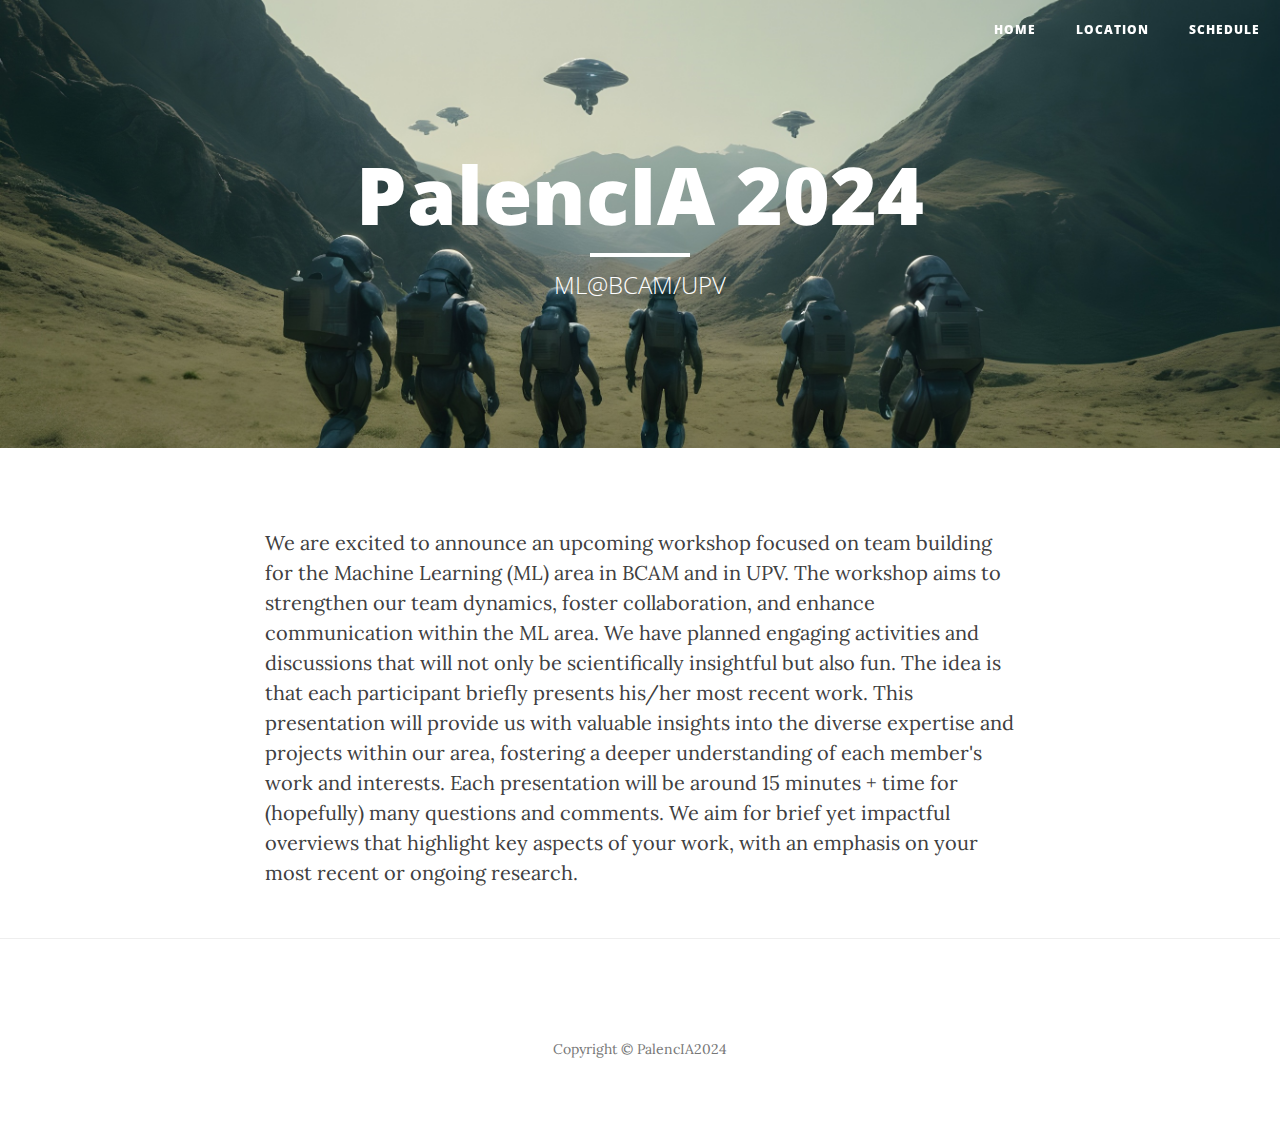
<file: index.html>
<!DOCTYPE html>
<html lang="en">

<head>

    <meta charset="utf-8">
    <meta http-equiv="X-UA-Compatible" content="IE=edge">
    <meta name="viewport" content="width=device-width, initial-scale=1">
    <meta name="description" content="">
    <meta name="author" content="">

    <title>PalencIA</title>

    <!-- Bootstrap Core CSS -->
    <link href="css/bootstrap.min.css" rel="stylesheet">

    <!-- Custom CSS -->
    <link href="css/clean-blog.min.css" rel="stylesheet">

    <!-- Custom Fonts -->
    <link href="http://maxcdn.bootstrapcdn.com/font-awesome/4.1.0/css/font-awesome.min.css" rel="stylesheet" type="text/css">
    <link href='http://fonts.googleapis.com/css?family=Lora:400,700,400italic,700italic' rel='stylesheet' type='text/css'>
    <link href='http://fonts.googleapis.com/css?family=Open+Sans:300italic,400italic,600italic,700italic,800italic,400,300,600,700,800' rel='stylesheet' type='text/css'>

    <!-- HTML5 Shim and Respond.js IE8 support of HTML5 elements and media queries -->
    <!-- WARNING: Respond.js doesn't work if you view the page via file:// -->
    <!--[if lt IE 9]>
        <script src="https://oss.maxcdn.com/libs/html5shiv/3.7.0/html5shiv.js"></script>
        <script src="https://oss.maxcdn.com/libs/respond.js/1.4.2/respond.min.js"></script>
    <![endif]-->

</head>

<body>
    <!-- Navigation -->
    <nav class="navbar navbar-default navbar-custom navbar-fixed-top">
        <div class="container-fluid">
            <!-- Brand and toggle get grouped for better mobile display -->

            <!-- Collect the nav links, forms, and other content for toggling -->
            <div class="collapse navbar-collapse" id="bs-example-navbar-collapse-1">
                <ul class="nav navbar-nav navbar-right">
                    <li>
                        <a href="index.html">Home</a>
                    </li>
                    <li>
                        <a href="about.html">Location</a>
                    </li>
                    <li>
                        <a href="schedule.html">Schedule</a>
                    </li>
                                        <!--                    <li>
                        <a href="organizers.html">Contact organizers</a>
                    </li>-->
                </ul>
            </div>
            <!-- /.navbar-collapse -->
        </div>
        <!-- /.container -->
    </nav>

    <!-- Page Header -->
    <!-- Set your background image for this header on the line below. -->
    <header class="intro-header" style="background-image: url('workshop.jpg')">
        <div class="container">
            <div class="row">
                <div class="col-lg-8 col-lg-offset-2 col-md-10 col-md-offset-1">
                    <div class="site-heading">
                        <h1>PalencIA 2024</h1>
                        <hr class="small">
                        <span class="subheading">ML@BCAM/UPV</span>
                    </div>
                </div>
            </div>
        </div>
    </header>

    <!-- Main Content -->
    <div class="container">
        <div class="row">
            <div class="col-lg-8 col-lg-offset-2 col-md-10 col-md-offset-1">
               
                <p> We are excited to announce an upcoming workshop focused on team building for the Machine Learning (ML) area in BCAM and in UPV. The workshop aims to strengthen our team dynamics, foster collaboration, and enhance communication within the ML area. We have planned engaging activities and discussions that will not only be scientifically insightful but also fun. The idea is that each participant briefly presents his/her most recent work. This presentation will provide us with valuable insights into the diverse expertise and projects within our area, fostering a deeper understanding of each member's work and interests. Each presentation will be around 15 minutes + time for (hopefully) many questions and comments. We aim for brief yet impactful overviews that highlight key aspects of your work, with an emphasis on your most recent or ongoing research.
 </p>
            </div>
        </div>
    </div>

    <hr>

    <!-- Footer -->
    <footer>
        <div class="container">
            <div class="row">
                <div class="col-lg-8 col-lg-offset-2 col-md-10 col-md-offset-1">
                    <ul class="list-inline text-center">
                    </ul>
                    <p class="copyright text-muted">Copyright &copy; PalencIA2024</p>
                </div>
            </div>
        </div>
    </footer>

    <!-- jQuery -->
    <script src="js/jquery.js"></script>

    <!-- Bootstrap Core JavaScript -->
    <script src="js/bootstrap.min.js"></script>

    <!-- Custom Theme JavaScript -->
    <script src="js/clean-blog.min.js"></script>

</body>

</html>
</file>
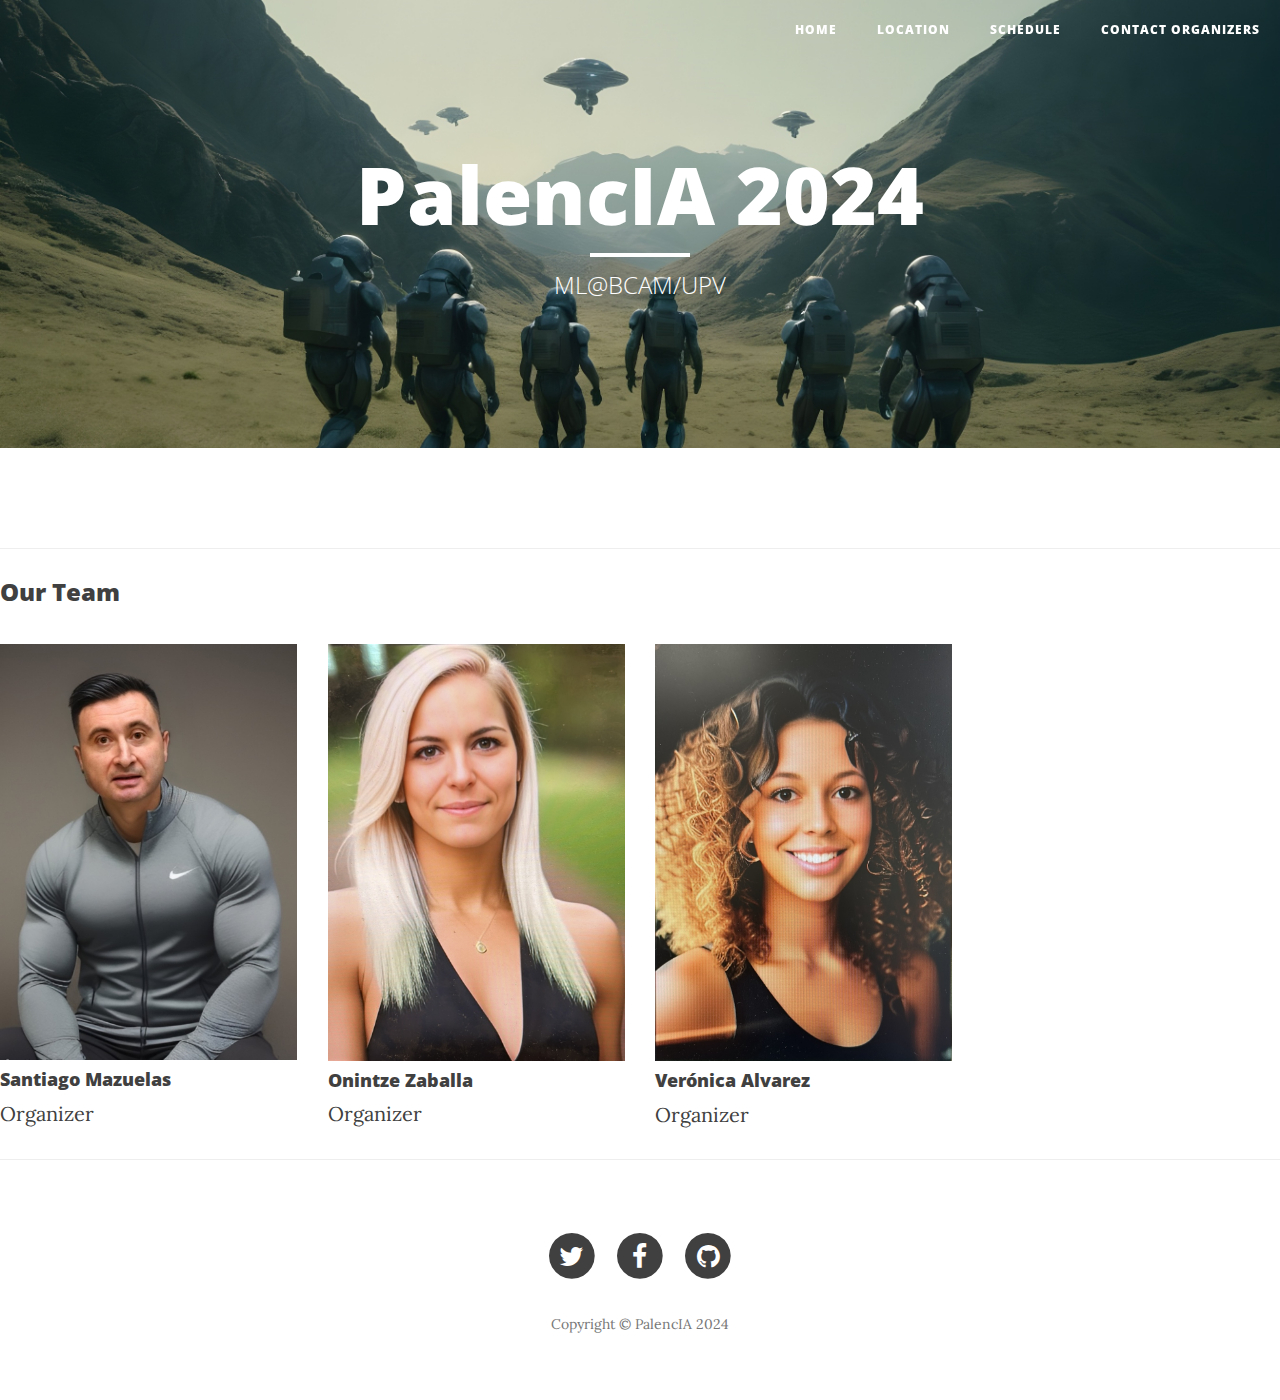
<file: organizers.html>
<!DOCTYPE html>
<html lang="en">

<head>

    <meta charset="utf-8">
    <meta http-equiv="X-UA-Compatible" content="IE=edge">
    <meta name="viewport" content="width=device-width, initial-scale=1">
    <meta name="description" content="">
    <meta name="author" content="">

    <title>PalencIA</title>

    <!-- Bootstrap Core CSS -->
    <link href="css/bootstrap.min.css" rel="stylesheet">

    <!-- Custom CSS -->
    <link href="css/clean-blog.min.css" rel="stylesheet">

    <!-- Custom Fonts -->
    <link href="http://maxcdn.bootstrapcdn.com/font-awesome/4.1.0/css/font-awesome.min.css" rel="stylesheet" type="text/css">
    <link href='http://fonts.googleapis.com/css?family=Lora:400,700,400italic,700italic' rel='stylesheet' type='text/css'>
    <link href='http://fonts.googleapis.com/css?family=Open+Sans:300italic,400italic,600italic,700italic,800italic,400,300,600,700,800' rel='stylesheet' type='text/css'>

    <!-- HTML5 Shim and Respond.js IE8 support of HTML5 elements and media queries -->
    <!-- WARNING: Respond.js doesn't work if you view the page via file:// -->
    <!--[if lt IE 9]>
        <script src="https://oss.maxcdn.com/libs/html5shiv/3.7.0/html5shiv.js"></script>
        <script src="https://oss.maxcdn.com/libs/respond.js/1.4.2/respond.min.js"></script>
    <![endif]-->

</head>

<body>

    <!-- Navigation -->
    <nav class="navbar navbar-default navbar-custom navbar-fixed-top">
        <div class="container-fluid">
            <!-- Brand and toggle get grouped for better mobile display -->

            <!-- Collect the nav links, forms, and other content for toggling -->
            <div class="collapse navbar-collapse" id="bs-example-navbar-collapse-1">
                <ul class="nav navbar-nav navbar-right">
                    <li>
                        <a href="index.html">Home</a>
                    </li>
                    <li>
                        <a href="about.html">Location</a>
                    </li>
                    <li>
                        <a href="schedule.html">Schedule</a>
                    </li>
                                      <li>
                        <a href="organizers.html">Contact organizers</a>
                    </li>
                </ul>
            </div>
            <!-- /.navbar-collapse -->
        </div>
        <!-- /.container -->
    </nav>

    <!-- Page Header -->
    <!-- Set your background image for this header on the line below. -->
    <header class="intro-header" style="background-image: url('workshop.jpg')">
        <div class="container">
            <div class="row">
                <div class="col-lg-8 col-lg-offset-2 col-md-10 col-md-offset-1">
                    <div class="site-heading">
                        <h1>PalencIA 2024</h1>
                        <hr class="small">
                        <span class="subheading">ML@BCAM/UPV</span>
                    </div>
                </div>
            </div>
        </div>
    </header>

    <!-- Main Content -->
    <div class="container">
        <div class="row">
            <div class="col-lg-8 col-lg-offset-2 col-md-10 col-md-offset-1">
              <p We are excited to announce an upcoming workshop focused on team building for the Machine Learning (ML) area in BCAM. Your participation is crucial to making this event a success, and we would be delighted to have you join us.p>
                  
        

<p The workshop aims to strengthen our team dynamics, foster collaboration, and enhance communication within the ML area. We have planned engaging activities and discussions that will not only be scientifically insightful but also fun. The idea is that each participant briefly presents his her most recent work. This presentation will provide us with valuable insights into the diverse expertise and projects within our area, fostering a deeper understanding of each member's work and interests. Each presentation will be around 20 minutes + time for (hopefully) many questions and comments. We aim for brief yet impactful overviews that highlight key aspects of your work, with an emphasis on your most recent or ongoing research. p>
            </div>
        </div>
    </div>

    <hr>

  <!-- Our Team starts -->
				<p>
						<!-- Heading -->
						<div class="block-heading-six">
							<h3 class="bg-color">Our Team</h3>
						</div>
						<br>
						
						<!-- Our team starts -->
						
						<div class="team-six">
							<div class="row">
								<div class="center">
											<div class="col-md-3 col-sm-6">
									<!-- Team Member -->
									<div class="team-member">
										<!-- Image -->
										<img class="img-responsive" src="img/muscle_santi.jpg" alt="">
										<!-- Name -->
										<h4>Santiago Mazuelas</h4>
										<span class="deg">Organizer</span> 
									</div>
								</div>
								<div class="col-md-3 col-sm-6">
									<!-- Team Member -->
									<div class="team-member">
										<!-- Image -->
										<img class="img-responsive" src="img/onin.jpg" alt="">
										<!-- Name -->
										<h4>Onintze Zaballa</h4>
										<span class="deg">Organizer</span> 
									</div>
								</div>
								<div class="col-md-3 col-sm-6">
									<!-- Team Member -->
									<div class="team-member">
										<!-- Image -->
										<img class="img-responsive" src="img/vero.jpg" alt="">
										<!-- Name -->
										<h4>Verónica Alvarez</h4>
										<span class="deg">Organizer</span> 
									</div>
								</div>
										</div>
							</div>
						</div>
	</p>
						
						<!-- Our team ends -->

    <hr>

    <!-- Footer -->
    <footer>
        <div class="container">
            <div class="row">
                <div class="col-lg-8 col-lg-offset-2 col-md-10 col-md-offset-1">
                    <ul class="list-inline text-center">
                        <li>
                            <a href="#">
                                <span class="fa-stack fa-lg">
                                    <i class="fa fa-circle fa-stack-2x"></i>
                                    <i class="fa fa-twitter fa-stack-1x fa-inverse"></i>
                                </span>
                            </a>
                        </li>
                        <li>
                            <a href="#">
                                <span class="fa-stack fa-lg">
                                    <i class="fa fa-circle fa-stack-2x"></i>
                                    <i class="fa fa-facebook fa-stack-1x fa-inverse"></i>
                                </span>
                            </a>
                        </li>
                        <li>
                            <a href="#">
                                <span class="fa-stack fa-lg">
                                    <i class="fa fa-circle fa-stack-2x"></i>
                                    <i class="fa fa-github fa-stack-1x fa-inverse"></i>
                                </span>
                            </a>
                        </li>
                    </ul>
                    <p class="copyright text-muted">Copyright &copy; PalencIA 2024</p>
                </div>
            </div>
        </div>
    </footer>

    <!-- jQuery -->
    <script src="js/jquery.js"></script>

    <!-- Bootstrap Core JavaScript -->
    <script src="js/bootstrap.min.js"></script>

    <!-- Custom Theme JavaScript -->
    <script src="js/clean-blog.min.js"></script>

</body>

</html>
</file>
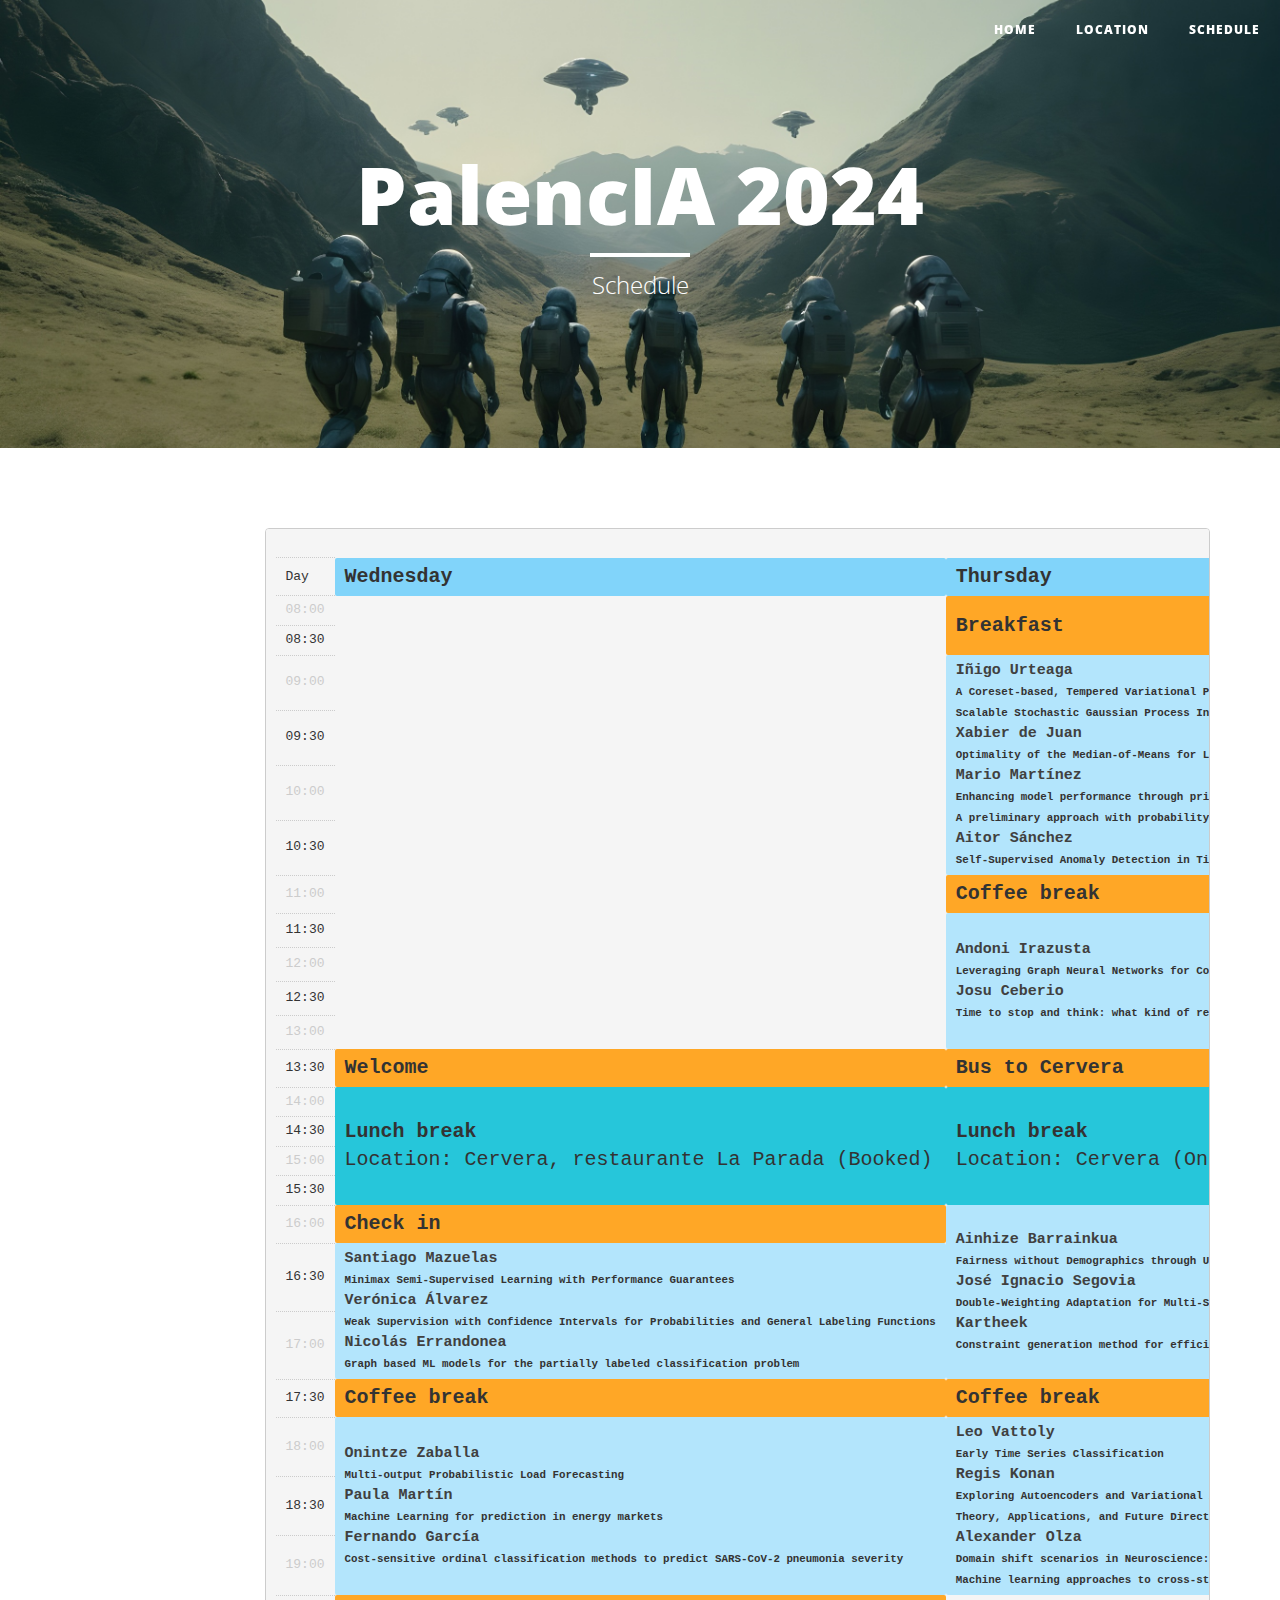
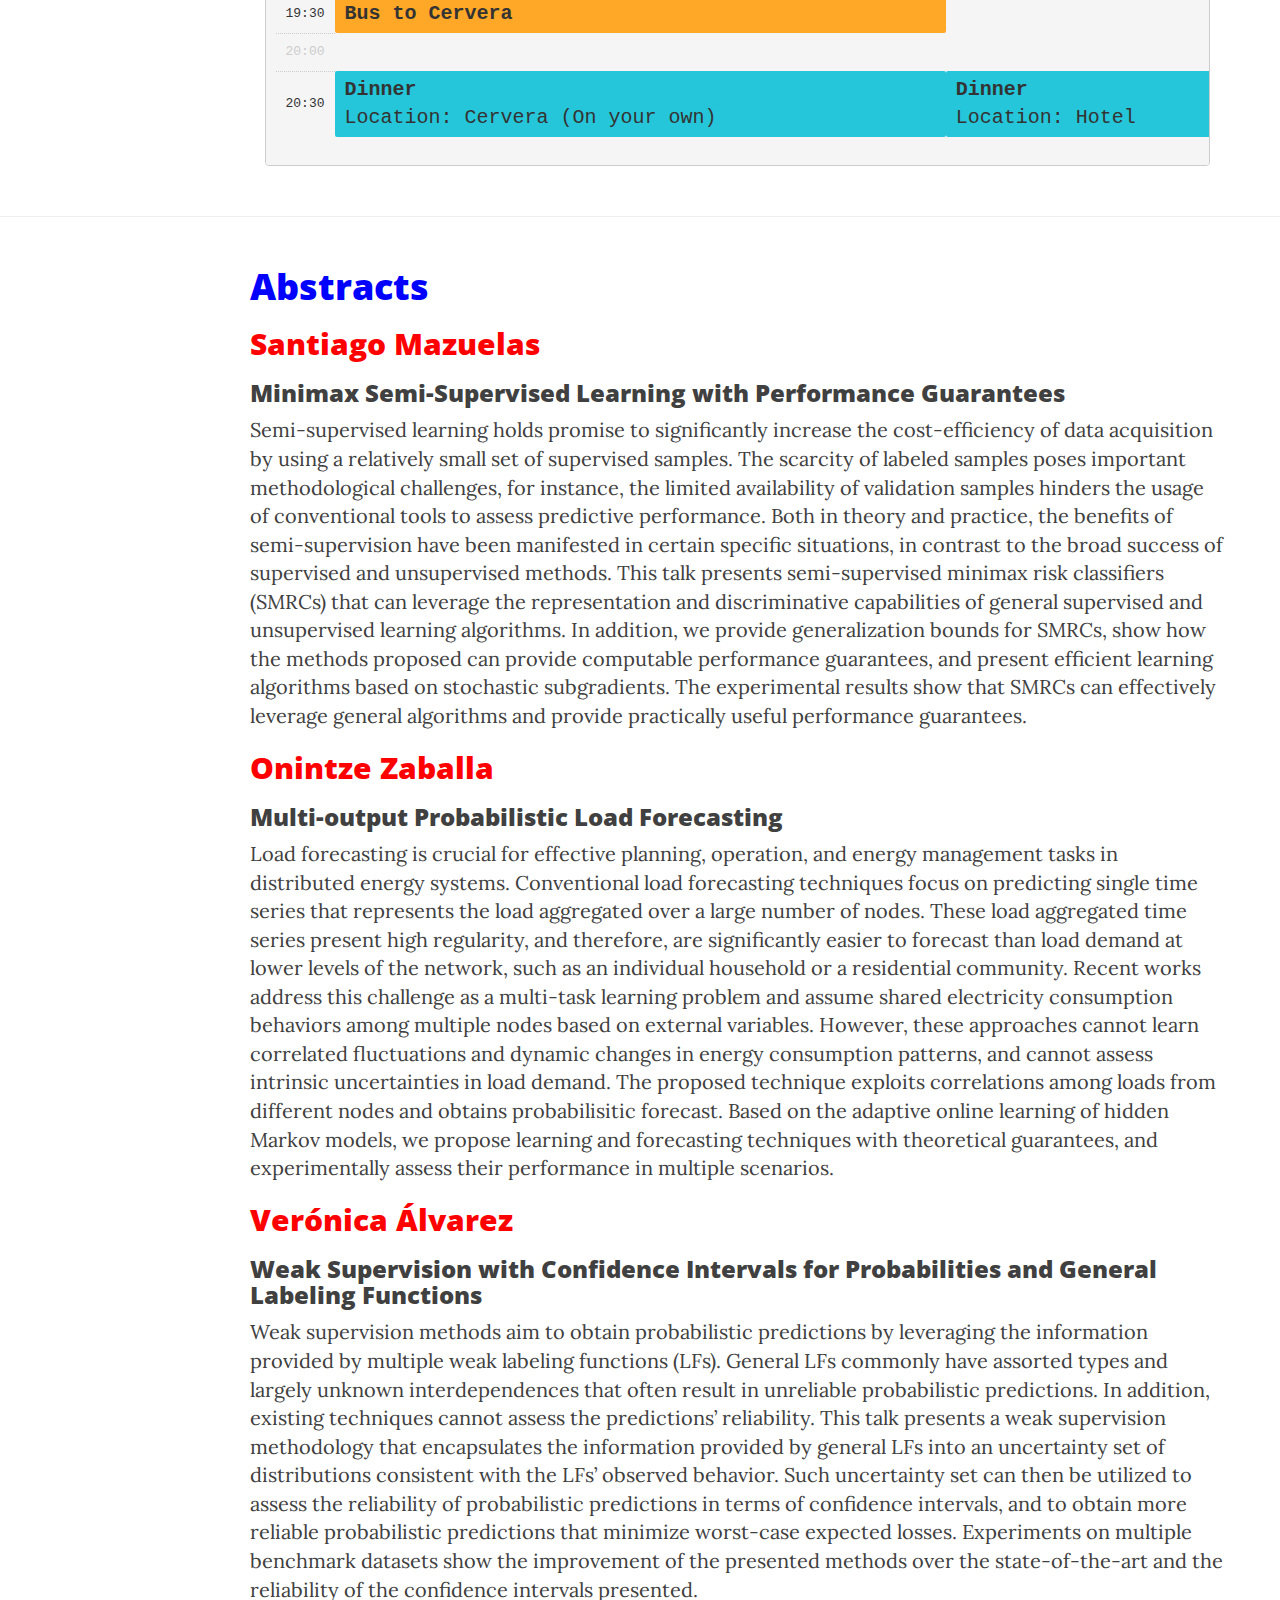
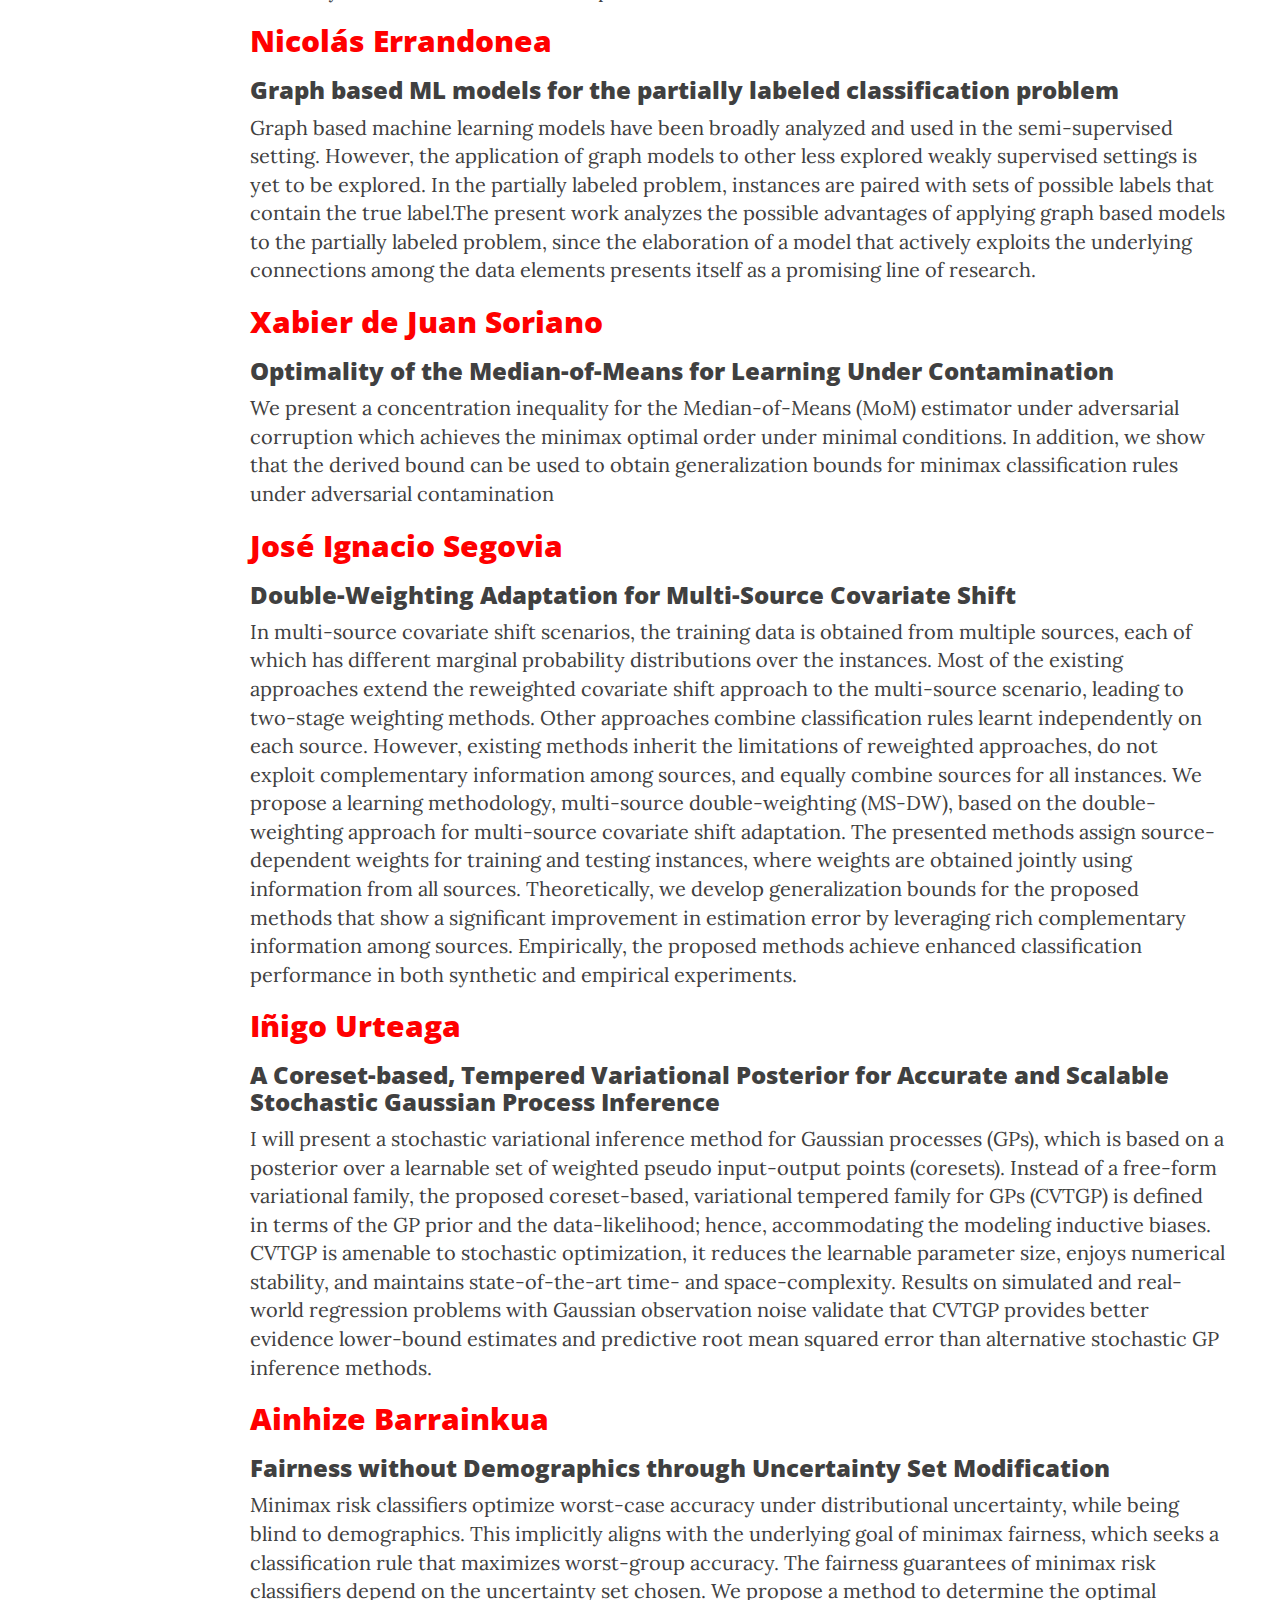
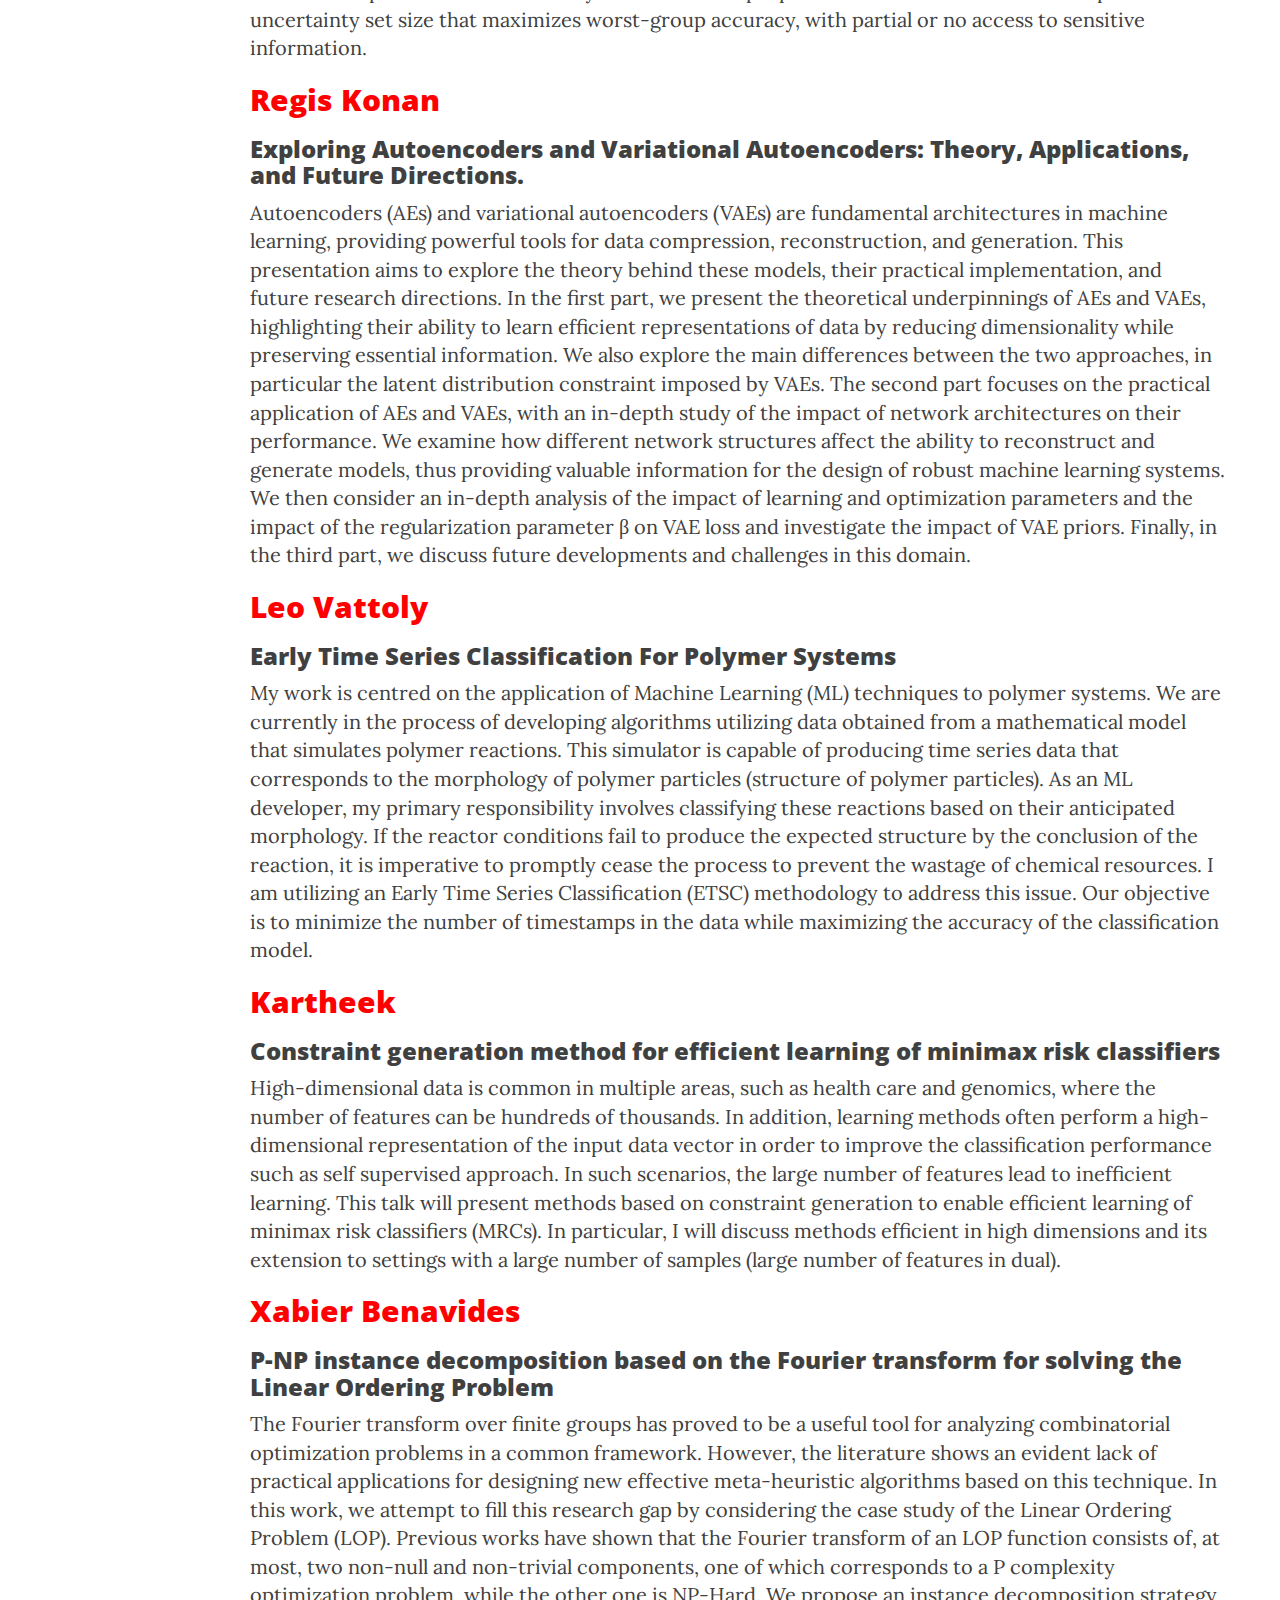
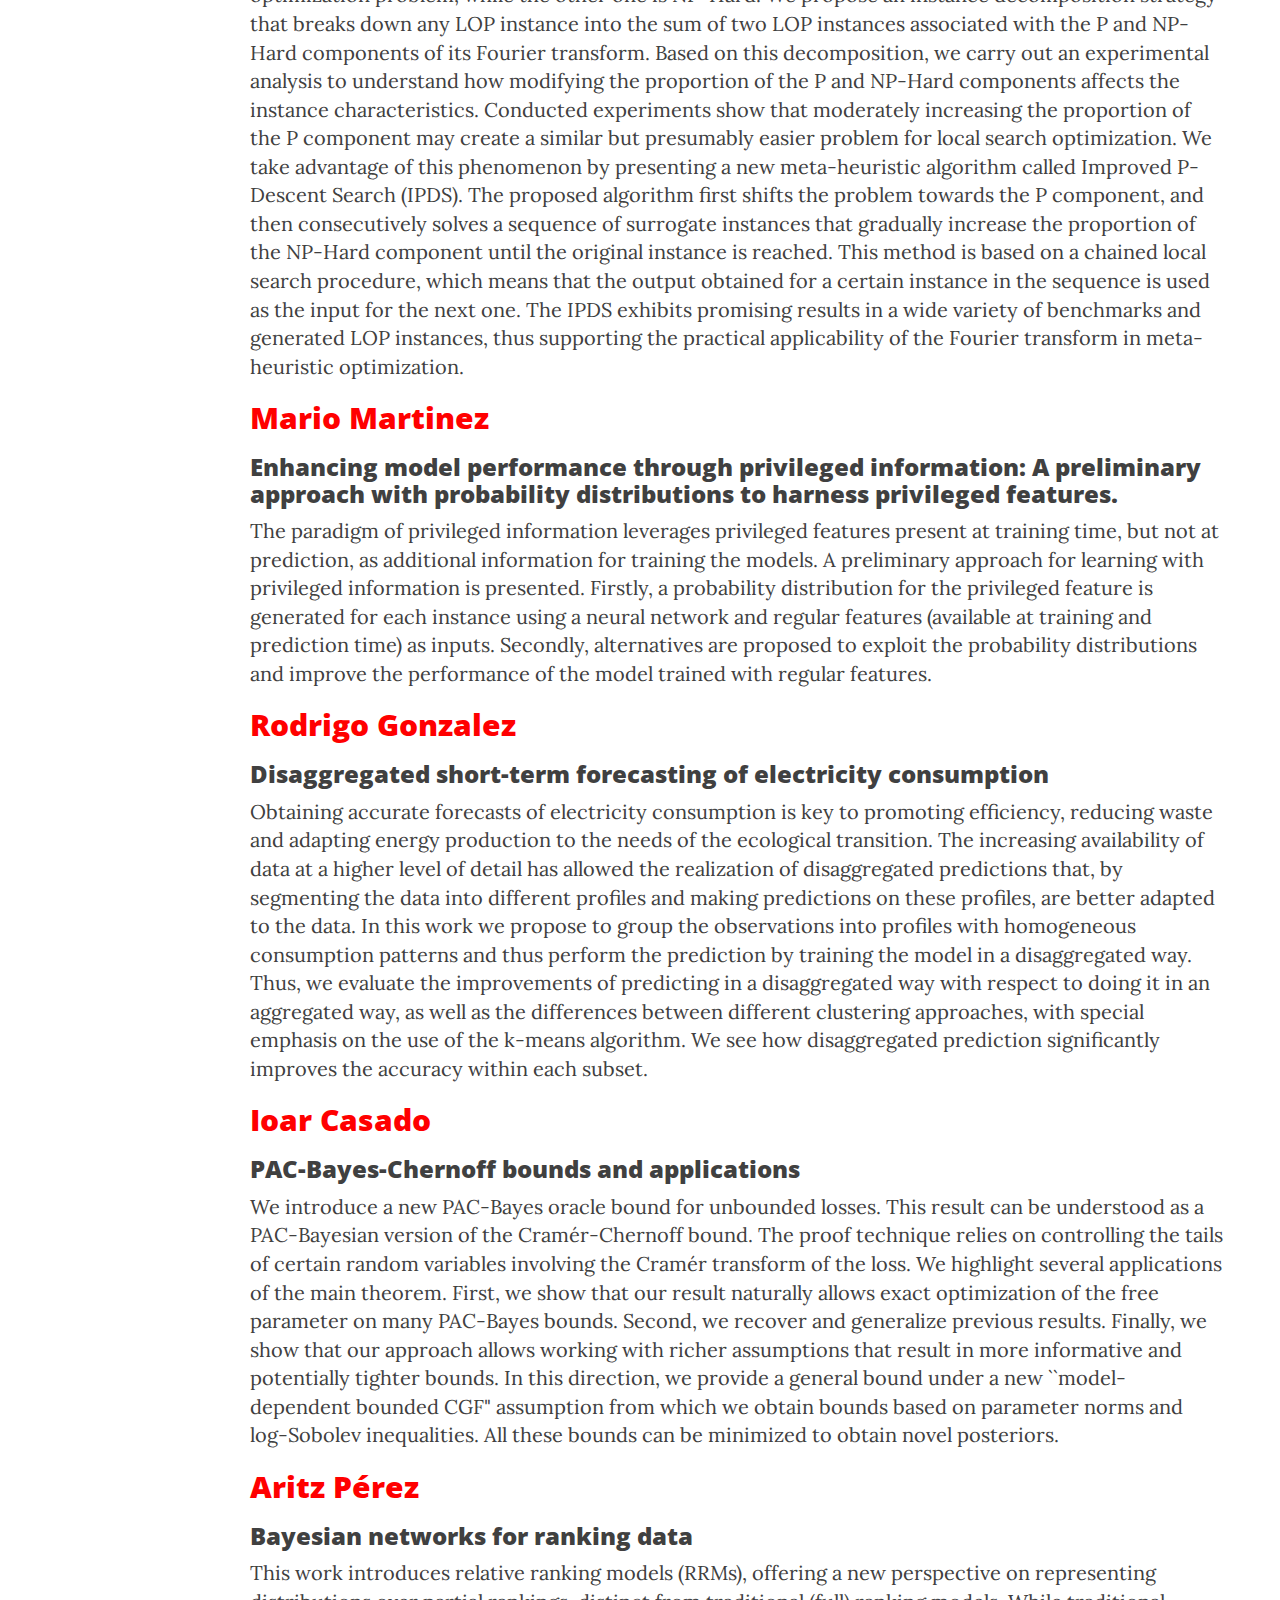
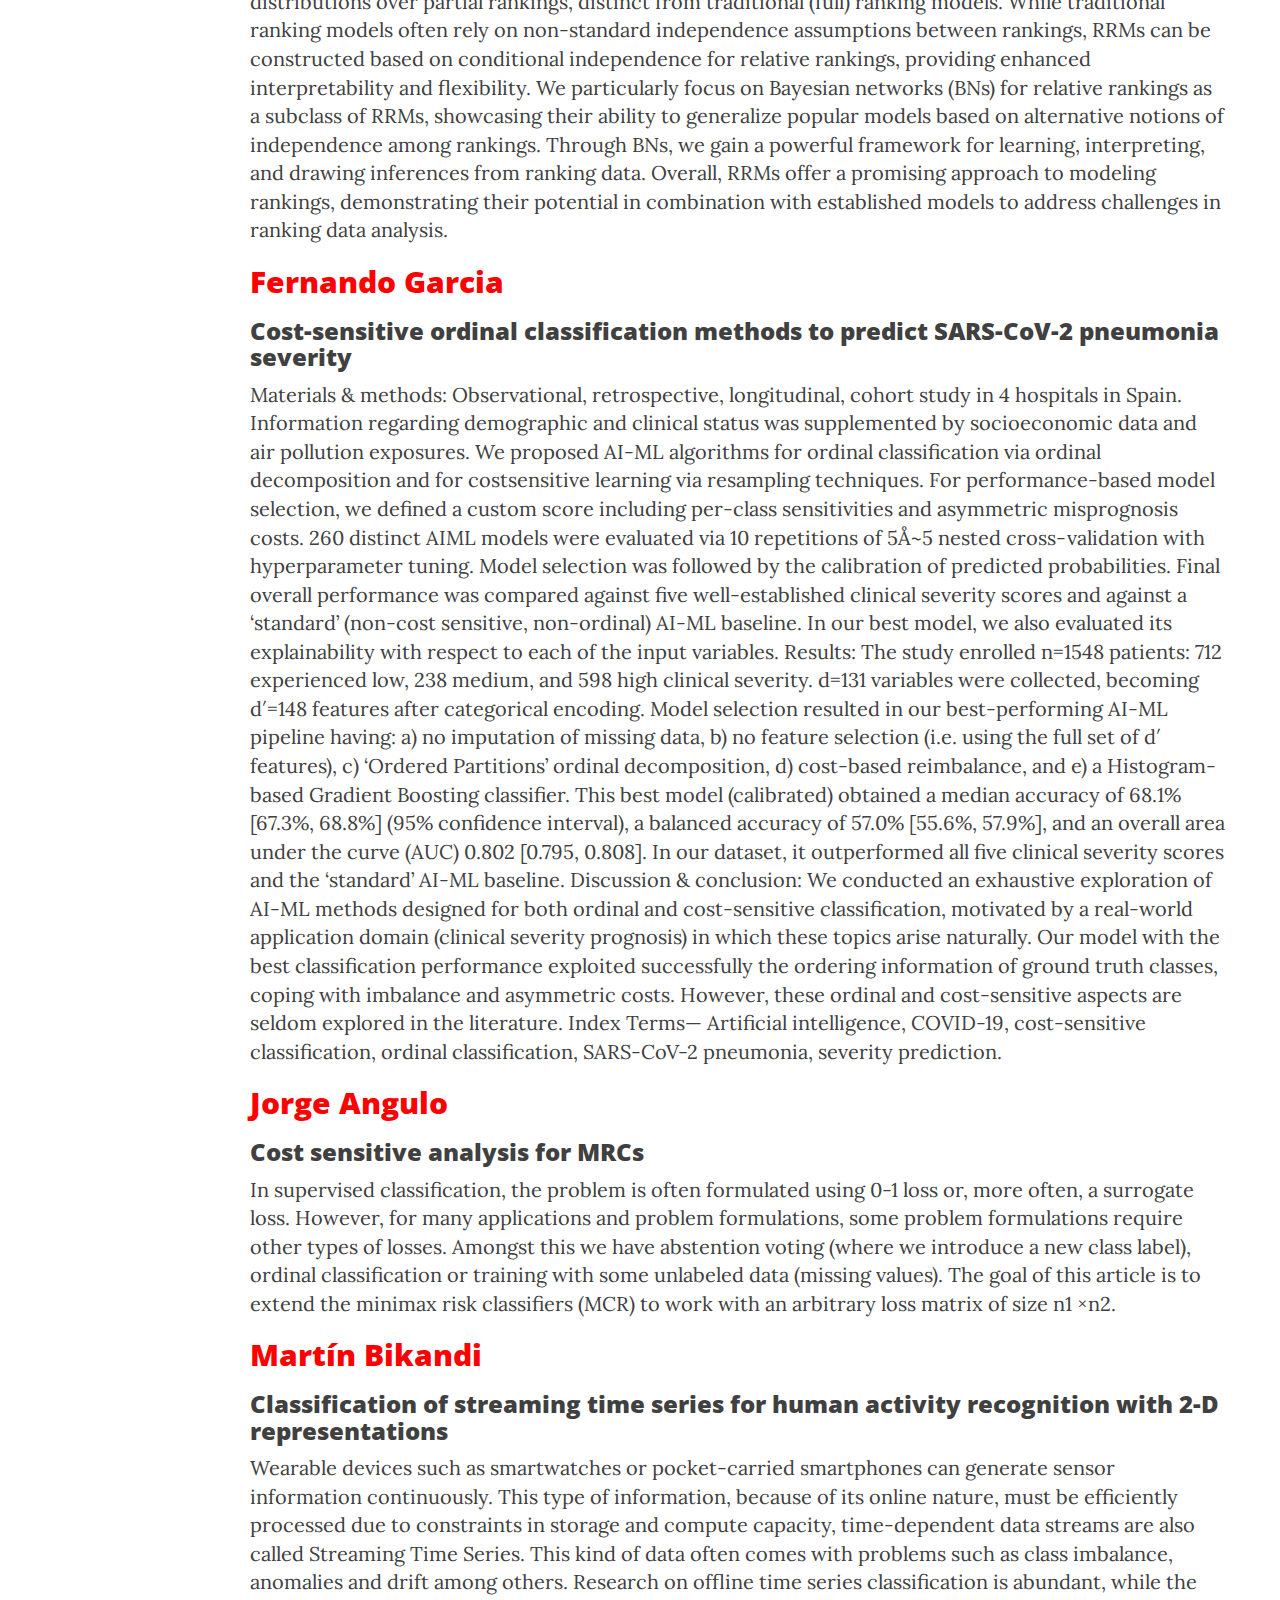
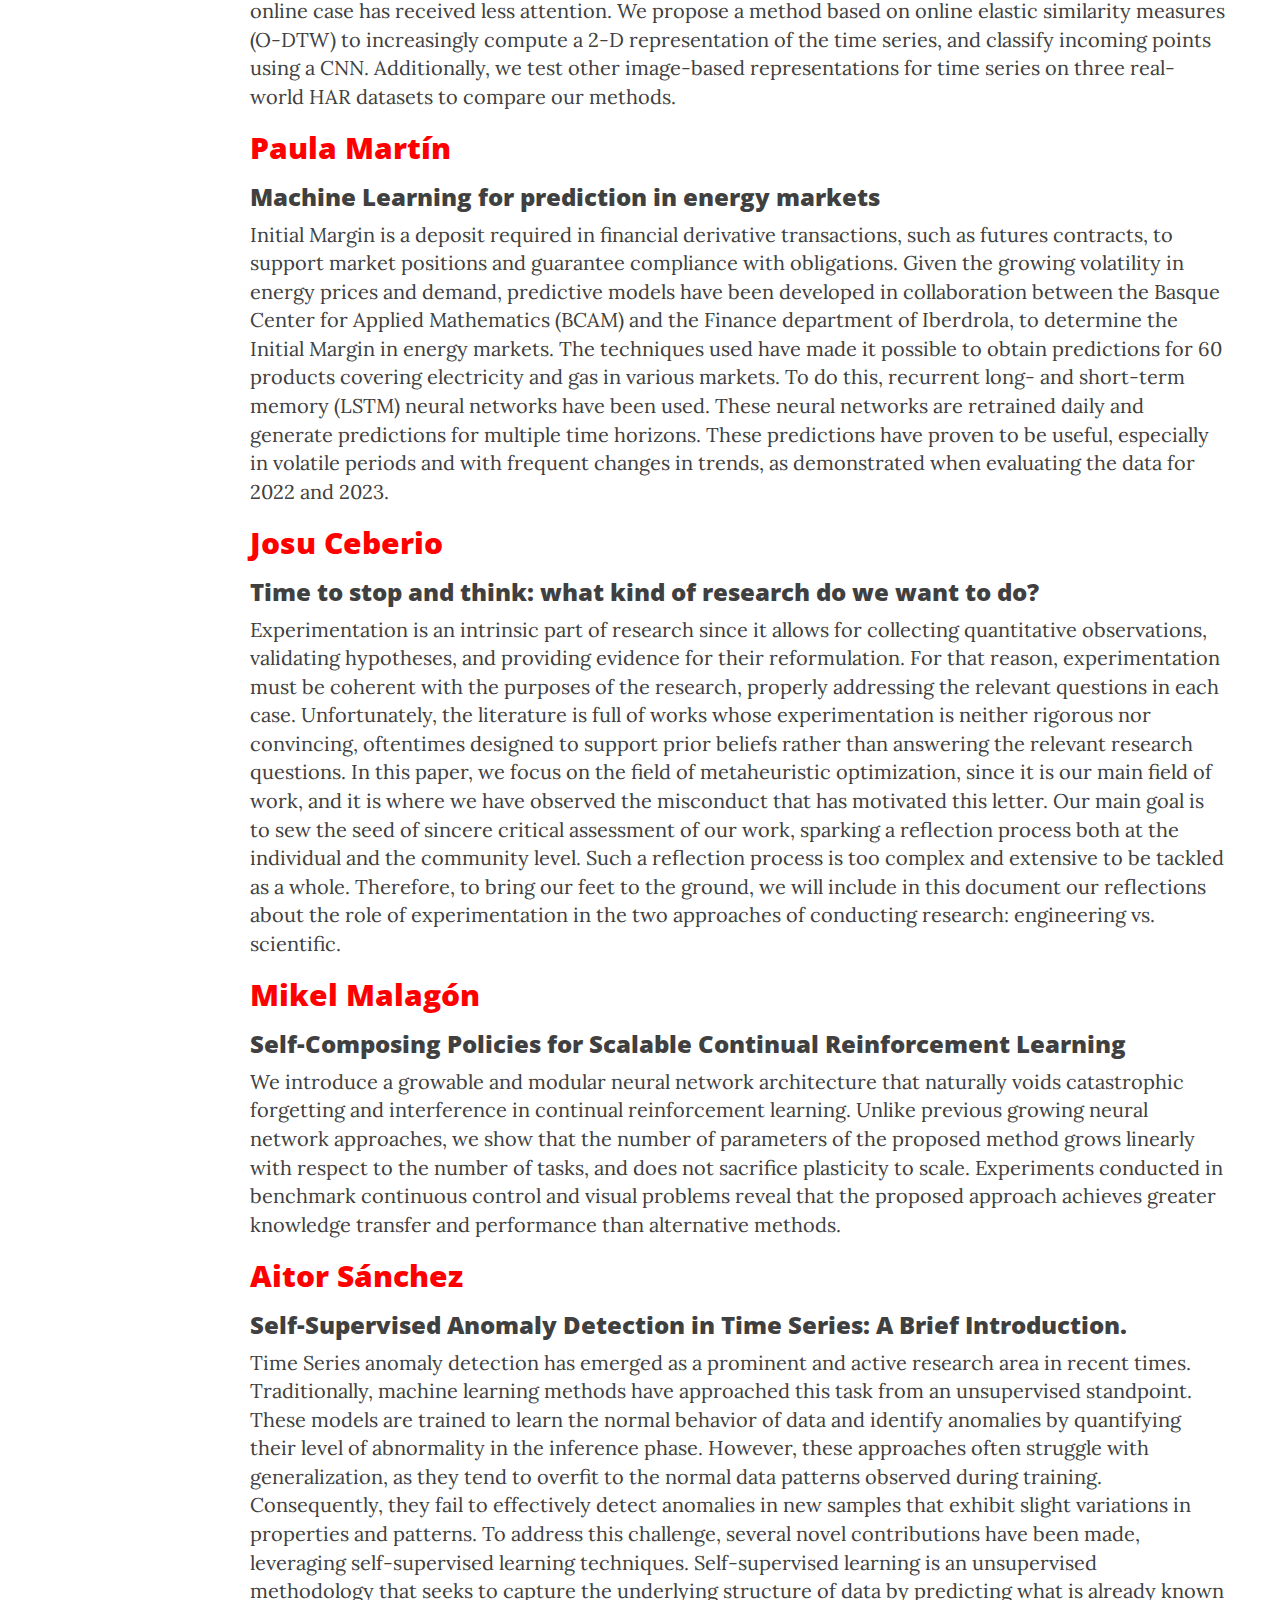
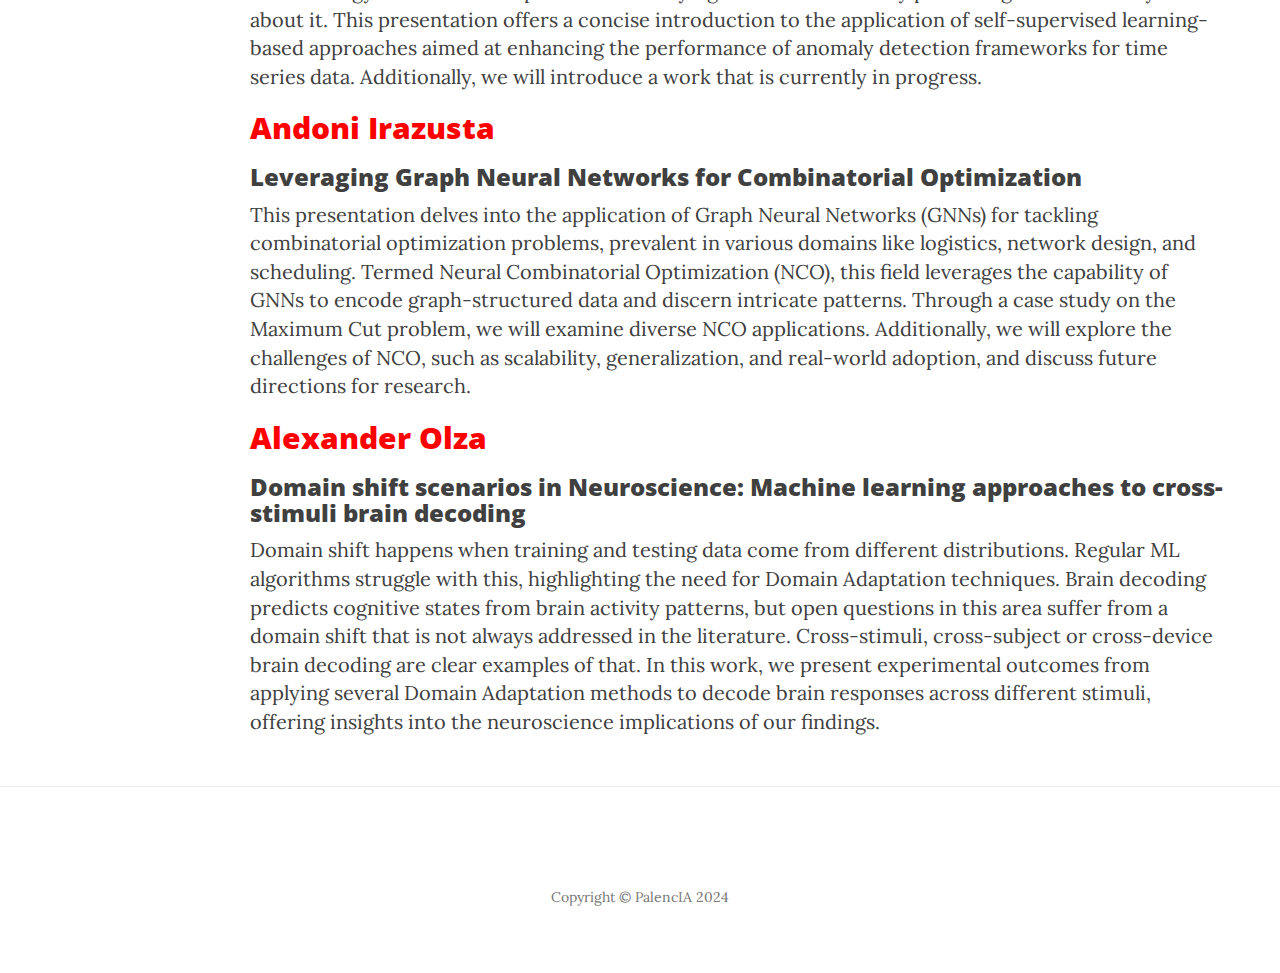
<file: schedule.html>
<!DOCTYPE html>
<html lang="en">

<head>

    <meta charset="utf-8">
    <meta http-equiv="X-UA-Compatible" content="IE=edge">
    <meta name="viewport" content="width=device-width, initial-scale=1">
    <meta name="description" content="">
    <meta name="author" content="">

    <title>PalencIA - Location</title>

    <!-- Bootstrap Core CSS -->
    <link href="css/bootstrap.min.css" rel="stylesheet">

    <!-- Custom CSS -->
    <link href="css/clean-blog.min.css" rel="stylesheet">

    <!-- Custom Fonts -->
    <link href="http://maxcdn.bootstrapcdn.com/font-awesome/4.1.0/css/font-awesome.min.css" rel="stylesheet" type="text/css">
    <link href='http://fonts.googleapis.com/css?family=Lora:400,700,400italic,700italic' rel='stylesheet' type='text/css'>
    <link href='http://fonts.googleapis.com/css?family=Open+Sans:300italic,400italic,600italic,700italic,800italic,400,300,600,700,800' rel='stylesheet' type='text/css'>

    <!-- HTML5 Shim and Respond.js IE8 support of HTML5 elements and media queries -->
    <!-- WARNING: Respond.js doesn't work if you view the page via file:// -->
    <!--[if lt IE 9]>
        <script src="https://oss.maxcdn.com/libs/html5shiv/3.7.0/html5shiv.js"></script>
        <script src="https://oss.maxcdn.com/libs/respond.js/1.4.2/respond.min.js"></script>
    <![endif]-->

</head>

<body>

    <!-- Navigation -->
    <nav class="navbar navbar-default navbar-custom navbar-fixed-top">
        <div class="container-fluid">
            <!-- Brand and toggle get grouped for better mobile display -->

            <!-- Collect the nav links, forms, and other content for toggling -->
            <div class="collapse navbar-collapse" id="bs-example-navbar-collapse-1">
                <ul class="nav navbar-nav navbar-right">
                    <li>
                        <a href="index.html">Home</a>
                    </li>
                    <li>
                        <a href="about.html">Location</a>
                    </li>
                    <li>
                        <a href="schedule.html">Schedule</a>
		    </li>
                                       <!--                    <li>
                        <a href="organizers.html">Contact organizers</a>
                    </li>-->
                </ul>
            </div>
            <!-- /.navbar-collapse -->
        </div>
        <!-- /.container -->
    </nav>

    <!-- Page Header -->
    <!-- Set your background image for this header on the line below. -->
    <header class="intro-header" style="background-image: url('workshop.jpg')">
        <div class="container">
            <div class="row">
                <div class="col-lg-8 col-lg-offset-2 col-md-10 col-md-offset-1">
                    <div class="page-heading">
                        <h1>PalencIA 2024</h1>
                        <hr class="small">
                        <span class="subheading">Schedule</span>
                    </div>
                </div>
            </div>
        </div>
    </header>

    <!-- Main Content -->
    <div class="container">
        <div class="row">
		            <div class="col-lg-10 col-lg-offset-2 col-md-10 col-md-offset-1">
               
             <p> 
<pre>
			    <table class="center">
			<tr>
			<th>Day</th>
			<td colspan="4" rowspan="1" class="stage-jupiter" style="font-size: 20px;">Wednesday</td>
			<td colspan="4" rowspan="1" class="stage-jupiter" style="font-size: 20px;">Thursday</td>
			<td colspan="4" rowspan="1" class="stage-jupiter" style="font-size: 20px;">Friday</td>
		</tr>
		<tr>
			<th>08:00</th>
			<td colspan="4" rowspan="2"> </td>
			<td colspan="4" rowspan="2" class="stage-earth" style="font-size: 20px;">Breakfast</td>
			<td colspan="4" rowspan="2" class="stage-earth" style="font-size: 20px;">Breakfast</td>
		</tr>
		<tr>
			<th>08:30</th>
		</tr>
		<tr>
			<th>09:00</th>
			<td colspan="4" rowspan="4"> </td>
			<td colspan="4" rowspan="4" class="stage-mars" style="font-size: 15px;"><a href="#inigo"><b>Iñigo Urteaga</b></a>
<small><small>A Coreset-based, Tempered Variational Posterior for Accurate and 
Scalable Stochastic Gaussian Process Inference</small></small>
<a href="#xabierdejuan"><b>Xabier de Juan</b></a>
<small><small>Optimality of the Median-of-Means for Learning Under Contamination</small></small>
<a href="#mario"><b>Mario Martínez</b></a>
<small><small>Enhancing model performance through privileged information: 
A preliminary approach with probability distributions to harness privileged features</small></small>
<a href="#aitor"><b>Aitor Sánchez</b></a>
<small><small>Self-Supervised Anomaly Detection in Time Series: A Brief Introduction</small></small></td>
			<td colspan="4" rowspan="4" class="stage-mars" style="font-size: 15px;"><a href="#xabierbenavides">Xabier Benavides</a>
<small><small>P-NP instance decomposition based on the Fourier transform for solving the Linear Ordering Problem</small></small>
<a href="#rodrigo">Rodrigo González</a>
<small><small>Disaggregated short-term forecasting of electricity consumption</small></small>
<a href="#ioar">Ioar Casado</a>
<small><small>PAC-Bayes-Chernoff bounds and applications</small></small>
<a href="#aritz">Aritz Pérez</a>
<small><small>Bayesian networks for ranking data</small></small</td>
		</tr>
		<tr>
			<th>09:30</th>
		</tr>
		<tr>
			<th>10:00</th>
		</tr>
		<tr>
			<th>10:30</th>
		</tr>
		<tr>
			<th>11:00</th>
			<td colspan="4" rowspan="1"> </td>
			<td colspan="4" rowspan="1" class="stage-earth" style="font-size: 20px;">Coffee break</td>
			<td colspan="4" rowspan="1" class="stage-earth" style="font-size: 20px;">Coffee break</td>
		</tr>
		<tr>
			<th>11:30</th>
			<td colspan="4" rowspan="4"> </td>
			<td colspan="4" rowspan="4" class="stage-mars" style="font-size: 15px;"><a href="#andoni"><b>Andoni Irazusta</b></a>
<small><small>Leveraging Graph Neural Networks for Combinatorial Optimization</small></small>
<a href="#josu"><b>Josu Ceberio</b></a>
<small><small>Time to stop and think: what kind of research do we want to do?</small></small></td>
			<td colspan="4" rowspan="4" class="stage-mars" style="font-size: 15px;"><a href="#jorge">Jorge Angulo</a>
<small><small>Cost sensitive analysis for MRCs</small></small>
<a href="#mikel"><b>Mikel Malagon</b></a>
<small><small>Self-Composing Policies for Scalable Continual Reinforcement Learning</small></small>
<a href="#martin">Martín Bikandi</a>
<small><small>Classification of streaming time series for human activity recognition with 2-D representations</small></small></td>
		</tr>
		<tr>
			<th>12:00</th>
		</tr>
		<tr>
			<th>12:30</th>
		</tr>
		<tr>
			<th>13:00</th>
		</tr>
		<tr>
			<th>13:30</th>			
			<td colspan="4" rowspan="1" class="stage-earth" style="font-size: 20px;">Welcome</td>
			<td colspan="4" rowspan="1" class="stage-earth" style="font-size: 20px;">Bus to Cervera</td>
			<td colspan="4" rowspan="5" class="stage-saturn" style="font-size: 20px;">Lunch break<span>Location: Hotel</span></td>
		</tr>
		<tr>
			<th>14:00</th>
			<td colspan="4" rowspan="4" class="stage-saturn" style="font-size: 20px;">Lunch break<span>Location: Cervera, restaurante La Parada (Booked)</span></td>
			<td colspan="4" rowspan="4" class="stage-saturn" style="font-size: 20px;">Lunch break<span>Location: Cervera (On your own)</span></td>
		</tr>
		<tr>
			<th>14:30</th>
		</tr>
		<tr>
			<th>15:00</th>
		</tr>
		<tr>
			<th>15:30</th>
		</tr>
		<tr>
			<th>16:00</th>
			<td colspan="4" rowspan="1" class="stage-earth" style="font-size: 20px;">Check in</td>
			<td colspan="4" rowspan="3" class="stage-mars" style="font-size: 15px;"><a href="#ainhize">Ainhize Barrainkua</a>
<small><small>Fairness without Demographics through Uncertainty Set Modification</small></small>
<a href="#jose">José Ignacio Segovia</a>
<small><small>Double-Weighting Adaptation for Multi-Source Covariate Shift</small></small>
<a href="#kartheek">Kartheek</a>
<small><small>Constraint generation method for efficient learning of minimax risk classifiers</small></small></td>
			<td colspan="4" rowspan="3"> </td>
		</tr>
		<tr>
			<th>16:30</th>
			<td colspan="4" rowspan="2" class="stage-mars" style="font-size: 15px;"><a href="#santi"><b>Santiago Mazuelas</b></a>
<small><small>Minimax Semi-Supervised Learning with Performance Guarantees</small></small>
<a href="#veronica"><b>Verónica Álvarez</b></a>
<small><small>Weak Supervision with Confidence Intervals for Probabilities and General Labeling Functions</small></small>
<a href="#nicolas"><b>Nicolás Errandonea</b></a>
<small><small>Graph based ML models for the partially labeled classification problem</small></small></td>
		</tr>
		<tr>
			<th>17:00</th>
		</tr>
		<tr>
			<th>17:30</th>
			<td colspan="4" rowspan="1" class="stage-earth" style="font-size: 20px;">Coffee break</td>
			<td colspan="4" rowspan="1" class="stage-earth" style="font-size: 20px;">Coffee break</td>
			<td colspan="4" rowspan="1"> </td>
		</tr>
		<tr>
			<th>18:00</th>
			<td colspan="4" rowspan="3" class="stage-mars" style="font-size: 15px;"><a href="#onintze"><b>Onintze Zaballa</b></a>
<small><small>Multi-output Probabilistic Load Forecasting</small></small>
<a href="#paula"><b>Paula Martín</b></a>
<small><small>Machine Learning for prediction in energy markets</small></small>
<a href="#fernando"><b>Fernando García</b></a>
<small><small>Cost-sensitive ordinal classification methods to predict SARS-CoV-2 pneumonia severity</small></small></td>
			<td colspan="4" rowspan="3" class="stage-mars" style="font-size: 15px;"><a href="#leo">Leo Vattoly</a>
<small><small>Early Time Series Classification</small></small>
<a href="#regisn">Regis Konan</a>
<small><small>Exploring Autoencoders and Variational Autoencoders: 
Theory, Applications, and Future Directions</small></small>
<a href="#alexander">Alexander Olza</a>
<small><small>Domain shift scenarios in Neuroscience: 
Machine learning approaches to cross-stimuli brain decoding</small></small></td>
			<td colspan="4" rowspan="3"> </td>
		</tr>
		<tr>
			<th>18:30</th>
		</tr>
		<tr>
			<th>19:00</th>
		</tr>
		<tr>
			<th>19:30</th>
			<td colspan="4" rowspan="1" class="stage-earth" style="font-size: 20px;">Bus to Cervera</td>
			<td colspan="4" rowspan="1"> </td>
			<td colspan="4" rowspan="1"> </td>
		</tr>
		<tr>
			<th>20:00</th>
			<td colspan="4" rowspan="1"> </td>
			<td colspan="4" rowspan="1"> </td>
			<td colspan="4" rowspan="1"> </td>
		</tr>
		<tr>
			<th>20:30</th>
			<td colspan="4" rowspan="1" class="stage-saturn" style="font-size: 20px;">Dinner <span>Location: Cervera (On your own)</span></td>
			<td colspan="4" rowspan="1" class="stage-saturn" style="font-size: 20px;">Dinner <span>Location: Hotel</span></td>
			<td colspan="4" rowspan="1"> </td>
		</tr>
      
</table>
</pre>
                </p>
            </div>
        </div>
    </div>

    <hr>

	    <div class="container">
        <div class="row">
                           <div class="col-lg-20 col-lg-offset-2 col-md-20 col-md-offset-1">
             <p> 
<h1 style="color:blue;" >Abstracts </h1>
<a id="santi"><h2 style="color:red;">Santiago Mazuelas</h2></a>
<h3>Minimax Semi-Supervised Learning with Performance Guarantees</h3>

Semi-supervised learning holds promise to significantly increase the cost-efficiency of data acquisition by using a relatively small set of supervised samples. The scarcity of labeled samples poses important methodological challenges, for instance, the limited availability of validation samples hinders the usage of conventional tools to assess predictive performance. Both in theory and practice, the benefits of semi-supervision have been manifested in certain specific situations, in contrast to the broad success of supervised and unsupervised methods. This talk presents semi-supervised minimax risk classifiers (SMRCs) that can leverage the representation and discriminative capabilities of general supervised and unsupervised learning algorithms. In addition, we provide generalization bounds for SMRCs, show how the methods proposed can provide computable performance guarantees, and present efficient learning algorithms based on stochastic subgradients. The experimental results show that SMRCs can effectively leverage general algorithms and provide practically useful performance guarantees.

<a id="onintze"><h2 style="color:red;">Onintze Zaballa</h2></a>
		     <h3>Multi-output Probabilistic Load Forecasting</h3>
Load forecasting is crucial for effective planning, operation, and energy management tasks in distributed energy systems. Conventional load forecasting techniques focus on predicting single time series that represents the load aggregated over a large number of nodes. These load aggregated time series present high regularity, and therefore, are significantly easier to forecast than load demand at lower levels of the network, such as an individual household or a residential community. Recent works address this challenge as a multi-task learning problem and assume shared electricity consumption behaviors among multiple nodes based on external variables. However, these approaches cannot learn correlated fluctuations and dynamic changes in energy consumption patterns, and cannot assess intrinsic uncertainties in load demand. The proposed technique exploits correlations among loads from different nodes and obtains probabilisitic forecast. Based on the adaptive online learning of hidden Markov models, we propose learning and forecasting techniques with theoretical guarantees, and experimentally assess their performance in multiple scenarios.
<a id="veronica"><h2 style="color:red;">Verónica Álvarez</h2></a>
		     <h3>Weak Supervision with Confidence Intervals for Probabilities and General Labeling Functions</h3>
Weak supervision methods aim to obtain probabilistic predictions by leveraging the information provided by multiple weak labeling functions (LFs). General LFs commonly have assorted types and largely unknown interdependences that often result in unreliable probabilistic predictions. In addition, existing techniques cannot assess the predictions’ reliability. This talk presents a weak supervision methodology that encapsulates the information provided by general LFs into an uncertainty set of distributions consistent with the LFs’ observed behavior. Such uncertainty set can then be utilized to assess the reliability of probabilistic predictions in terms of confidence intervals, and to obtain more reliable probabilistic predictions that minimize worst-case expected losses. Experiments on multiple benchmark datasets show the improvement of the presented methods over the state-of-the-art and the reliability of the confidence intervals presented.
<a id="nicolas"><h2 style="color:red;">Nicolás Errandonea</h2></a>
		     <h3>Graph based ML models for the partially labeled classification problem</h3>
Graph based machine learning models have been broadly analyzed and used in the semi-supervised setting. However, the application of graph models to other less explored weakly supervised settings is yet to be explored. In the partially labeled problem,  instances are paired with sets of possible labels that contain the true label.The present work analyzes the possible advantages of applying graph based  models to the partially labeled problem, since the elaboration of a  model  that actively exploits  the underlying connections among the data elements presents itself as a promising  line of research.

<a id="xabierdejuan"><h2 style="color:red;">Xabier de Juan Soriano</h2></a>
		     <h3>Optimality of the Median-of-Means for Learning Under Contamination
</h3>
We present a concentration inequality for the Median-of-Means (MoM) estimator under adversarial corruption which achieves the minimax optimal order under minimal conditions. In addition, we show that the derived bound can be used to obtain generalization bounds for minimax classification rules under adversarial contamination
<a id="jose"><h2 style="color:red;">José Ignacio Segovia</h2></a>
		     <h3>Double-Weighting Adaptation for Multi-Source Covariate Shift
</h3>
In multi-source covariate shift scenarios, the training data is obtained from multiple sources, each of which has different marginal probability distributions over the instances. Most of the existing approaches extend the reweighted covariate shift approach to the multi-source scenario, leading to two-stage weighting methods. Other approaches combine classification rules learnt independently on each source. However, existing methods inherit the limitations of reweighted approaches, do not exploit complementary information among sources, and equally combine sources for all instances. We propose a learning methodology, multi-source double-weighting (MS-DW), based on the double-weighting approach for multi-source covariate shift adaptation. The presented methods assign source-dependent weights for training and testing instances, where weights are obtained jointly using information from all sources. Theoretically, we develop generalization bounds for the proposed methods that show a significant improvement in estimation error by leveraging rich complementary information among sources. Empirically, the proposed methods achieve enhanced classification performance in both synthetic and empirical experiments.
<a id="inigo"><h2 style="color:red;">Iñigo Urteaga</h2></a>
		     <h3>A Coreset-based, Tempered Variational Posterior for Accurate and Scalable Stochastic Gaussian Process Inference
</h3>
I will present a stochastic variational inference method for Gaussian processes (GPs), which is based on a posterior over a learnable set of weighted pseudo input-output points (coresets). Instead of a free-form variational family, the proposed coreset-based, variational tempered family for GPs (CVTGP) is defined in terms of the GP prior and the data-likelihood; hence, accommodating the modeling inductive biases.

CVTGP is amenable to stochastic optimization, it reduces the learnable parameter size, enjoys numerical stability, and maintains state-of-the-art time- and space-complexity.

Results on simulated and real-world regression problems with Gaussian observation noise validate that CVTGP provides better evidence lower-bound estimates and predictive root mean squared error than alternative stochastic GP inference methods.
<a id="ainhize"><h2 style="color:red;">Ainhize Barrainkua</h2></a>
		     <h3>Fairness without Demographics through Uncertainty Set Modification
</h3>
Minimax risk classifiers optimize worst-case accuracy under distributional uncertainty, while being blind to demographics. This implicitly aligns with the underlying goal of minimax fairness, which seeks a classification rule that maximizes worst-group accuracy. The fairness guarantees of minimax risk classifiers depend on the uncertainty set chosen. We propose a method to determine the optimal uncertainty set size that maximizes worst-group accuracy, with partial or no access to sensitive information.  
<a id="regis"><h2 style="color:red;">Regis Konan</h2></a>
		     <h3>Exploring Autoencoders and Variational Autoencoders: Theory, Applications,
and Future Directions.
</h3>
Autoencoders (AEs) and variational autoencoders (VAEs) are fundamental architectures in machine learning, providing powerful tools for data compression, reconstruction, and generation. This presentation aims to explore the theory behind these models, their practical implementation, and future research directions. In the first part, we present the theoretical underpinnings of AEs and VAEs, highlighting their ability to learn efficient representations of data by reducing dimensionality while preserving essential information. We also explore the main differences between the two approaches, in particular the latent distribution constraint imposed by VAEs. The second part focuses on the practical application of AEs and VAEs, with an in-depth study of the impact of network architectures on their performance. We examine how different network structures affect the ability to reconstruct and generate models, thus providing valuable information for the design of robust machine learning systems. We then consider an in-depth analysis of the impact of learning and optimization parameters and the impact of the regularization parameter β on VAE loss and investigate the impact of VAE priors. Finally, in the third part, we discuss future developments and challenges in this domain.
<a id="leo"><h2 style="color:red;">Leo Vattoly</h2></a>
		     <h3> Early Time Series Classification For Polymer Systems
</h3>
My work is centred on the application of Machine Learning (ML) techniques to polymer systems. We are currently in the process of developing algorithms utilizing data obtained from a mathematical model that simulates polymer reactions. This simulator is capable of producing time series data that corresponds to the morphology of polymer particles (structure of polymer particles). As an ML developer, my primary responsibility involves classifying these reactions based on their anticipated morphology. If the reactor conditions fail to produce the expected structure by the conclusion of the reaction, it is imperative to promptly cease the process to prevent the wastage of chemical resources. I am utilizing an Early Time Series Classification (ETSC) methodology to address this issue. Our objective is to minimize the number of timestamps in the data while maximizing the accuracy of the classification model.
<a id="kartheek"><h2 style="color:red;">Kartheek</h2></a>
		     <h3>Constraint generation method for efficient learning of minimax risk classifiers
</h3>
High-dimensional data is common in multiple areas, such as health care and genomics, where the number of features can be hundreds of thousands. In addition, learning methods often perform a high-dimensional representation of the input data vector in order to improve the classification performance such as self supervised approach. In such scenarios, the large number of features lead to inefficient learning. This talk will present methods based on constraint generation to enable efficient learning of minimax risk classifiers (MRCs). In particular, I will discuss methods efficient in high dimensions and its extension to settings with a large number of samples (large number of features in dual). 
<a id="xabierbenavides"><h2 style="color:red;">Xabier Benavides</h2></a>
		     <h3>P-NP instance decomposition based on the Fourier transform for solving the Linear Ordering Problem
</h3>
The Fourier transform over finite groups has proved to be a useful tool for analyzing combinatorial optimization problems in a common framework. However, the literature shows an evident lack of practical applications for designing new effective meta-heuristic algorithms based on this technique. In this work, we attempt to fill this research gap by considering the case study of the Linear Ordering Problem (LOP).

Previous works have shown that the Fourier transform of an LOP function consists of, at most, two non-null and non-trivial components, one of which corresponds to a P complexity optimization problem, while the other one is NP-Hard. We propose an instance decomposition strategy that breaks down any LOP instance into the sum of two LOP instances associated with the P and NP-Hard components of its Fourier transform. Based on this decomposition, we carry out an experimental analysis to understand how modifying the proportion of the P and NP-Hard components affects the instance characteristics. Conducted experiments show that moderately increasing the proportion of the P component may create a similar but presumably easier problem for local search optimization. We take advantage of this phenomenon by presenting a new meta-heuristic algorithm called Improved P-Descent Search (IPDS). The proposed algorithm first shifts the problem towards the P component, and then consecutively solves a sequence of surrogate instances that gradually increase the proportion of the NP-Hard component until the original instance is reached. This method is based on a chained local search procedure, which means that the output obtained for a certain instance in the sequence is used as the input for the next one. The IPDS exhibits promising results in a wide variety of benchmarks and generated LOP instances, thus supporting the practical applicability of the Fourier transform in meta-heuristic optimization.	     
<a id="mario"><h2 style="color:red;">Mario Martinez</h2></a>
		     <h3>Enhancing model performance through privileged information: A preliminary approach with probability distributions to harness privileged features.
</h3>
The paradigm of privileged information leverages privileged features present at training time, but not at prediction, as additional information for training the models. A preliminary approach for learning with privileged information is presented. Firstly, a probability distribution for the privileged feature is generated for each instance using a neural network and regular features (available at training and prediction time) as inputs. Secondly, alternatives are proposed to exploit the probability distributions and improve the performance of the model trained with regular features.
<a id="rodrigo"><h2 style="color:red;">Rodrigo Gonzalez</h2></a>
		     <h3>Disaggregated short-term forecasting of electricity consumption</h3>
Obtaining accurate forecasts of electricity consumption is key to promoting efficiency, reducing waste and adapting energy production to the needs of the ecological transition. The increasing availability of data at a higher level of detail has allowed the realization of disaggregated predictions that, by segmenting the data into different profiles and making predictions on these profiles, are better adapted to the data. In this work we propose to group the observations into profiles with homogeneous consumption patterns and thus perform the prediction by training the model in a disaggregated way. Thus, we evaluate the improvements of predicting in a disaggregated way with respect to doing it in an aggregated way, as well as the differences between different clustering approaches, with special emphasis on the use of the k-means algorithm. We see how disaggregated prediction significantly improves the accuracy within each subset.
<a id="ioar"><h2 style="color:red;">Ioar Casado</h2></a>
		     <h3>PAC-Bayes-Chernoff bounds and applications</h3>
We introduce a new PAC-Bayes oracle bound for unbounded losses. This result can be understood as a PAC-Bayesian version of the Cramér-Chernoff bound. The proof technique relies on controlling the tails of certain random variables involving the Cramér transform of the loss. We highlight several applications of the main theorem. First, we show that our result naturally allows exact optimization of the free parameter on many PAC-Bayes bounds. Second, we recover and generalize previous results. Finally, we show that our approach allows working with richer assumptions that result in more informative and potentially tighter bounds. In this direction, we provide a general bound under a new ``model-dependent bounded CGF" assumption from which we obtain bounds based on parameter norms and log-Sobolev inequalities. All these bounds can be minimized to obtain novel posteriors. 

<a id="aritz"><h2 style="color:red;">Aritz Pérez</h2></a>
		     <h3>Bayesian networks for ranking data</h3>
This work introduces relative ranking models (RRMs), offering a new perspective on representing distributions over partial rankings, distinct from traditional (full) ranking models. While traditional ranking models often rely on non-standard independence assumptions between rankings, RRMs can be constructed based on conditional independence for relative rankings, providing enhanced interpretability and flexibility. We particularly focus on Bayesian networks (BNs) for relative rankings as a subclass of RRMs, showcasing their ability to generalize popular models based on alternative notions of independence among rankings. Through BNs, we gain a powerful framework for learning, interpreting, and drawing inferences from ranking data. Overall, RRMs offer a promising approach to modeling rankings, demonstrating their potential in combination with established models to address challenges in ranking data analysis.
<a id="fernando"><h2 style="color:red;">Fernando Garcia</h2></a>
		     <h3>Cost-sensitive ordinal classification methods to predict SARS-CoV-2 pneumonia severity</h3>
Materials & methods: Observational, retrospective, longitudinal, cohort study in 4 hospitals in Spain. Information regarding demographic and clinical status was supplemented by socioeconomic data and air pollution exposures. We proposed AI-ML algorithms for ordinal classification via ordinal decomposition and for costsensitive learning via resampling techniques. For performance-based model selection, we defined a custom score including per-class sensitivities and asymmetric misprognosis costs. 260 distinct AIML models were evaluated via 10 repetitions of 5Å~5 nested cross-validation with hyperparameter tuning. Model selection was followed by the calibration of predicted probabilities. Final overall performance was compared against five well-established clinical severity scores and against a ‘standard’ (non-cost sensitive, non-ordinal) AI-ML baseline. In our best model, we also evaluated its explainability with respect to each of the input variables. 
Results: The study enrolled n=1548 patients: 712 experienced low, 238 medium, and 598 high clinical severity. d=131 variables were collected, becoming d′=148 features after categorical encoding. Model selection resulted in our best-performing AI-ML pipeline having: a) no imputation of missing data, b) no feature selection (i.e. using the full set of d′ features), c) ‘Ordered Partitions’ ordinal decomposition, d) cost-based reimbalance, and e) a Histogram-based Gradient Boosting classifier. This best model (calibrated) obtained a median accuracy of 68.1% [67.3%, 68.8%] (95% confidence interval), a balanced accuracy of 57.0% [55.6%, 57.9%], and an overall area under the curve (AUC) 0.802 [0.795, 0.808]. In our dataset, it outperformed all five clinical severity scores and the ‘standard’ AI-ML baseline. Discussion & conclusion: We conducted an exhaustive exploration of AI-ML methods designed for both ordinal and cost-sensitive classification, motivated by a real-world application domain (clinical severity prognosis) in which these topics arise naturally. Our model with the best classification performance exploited successfully the ordering information of ground truth classes, coping with imbalance and asymmetric costs. However, these ordinal and cost-sensitive aspects are seldom explored in the literature. Index Terms— Artificial intelligence, COVID-19, cost-sensitive classification, ordinal classification, SARS-CoV-2 pneumonia, severity prediction.
<a id="jorge"><h2 style="color:red;">Jorge Angulo</h2></a>
		     <h3>Cost sensitive analysis for MRCs</h3>
In supervised classification, the problem is often formulated using 0-1 loss or, more often, a surrogate loss. However, for many applications and problem formulations, some problem formulations require other types of losses. Amongst this we have abstention voting (where we introduce a new class label), ordinal classification or training with some unlabeled data (missing values). The goal of this article is to extend the minimax risk classifiers (MCR) to work with an arbitrary loss matrix of size n1 ×n2.
<a id="martin"><h2 style="color:red;">Martín Bikandi</h2></a>
		     <h3>Classification of streaming time series for human activity recognition with 2-D representations</h3>
Wearable devices such as smartwatches or pocket-carried smartphones can generate sensor information continuously. This type of information, because of its online nature, must be efficiently processed due to constraints in storage and compute capacity, time-dependent data streams are also called Streaming Time Series. This kind of data often comes with problems such as class imbalance, anomalies and drift among others. Research on offline time series classification is abundant, while the online case has received less attention. We propose a method based on online elastic similarity measures (O-DTW) to increasingly compute a 2-D representation of the time series, and classify incoming points using a CNN. Additionally, we test other image-based representations for time series on three real-world HAR datasets to compare our methods.
<a id="paula"><h2 style="color:red;">Paula Martín</h2></a>
		     <h3>Machine Learning for prediction in energy markets
</h3>
		     Initial Margin is a deposit required in financial derivative transactions, such as futures contracts, to support market positions and guarantee compliance with obligations. Given the growing volatility in energy prices and demand, predictive models have been developed in collaboration between the Basque Center for Applied Mathematics (BCAM) and the Finance department of Iberdrola, to determine the Initial Margin in energy markets. The techniques used have made it possible to obtain predictions for 60 products covering electricity and gas in various markets. To do this, recurrent long- and short-term memory (LSTM) neural networks have been used. These neural networks are retrained daily and generate predictions for multiple time horizons. These predictions have proven to be useful, especially in volatile periods and with frequent changes in trends, as demonstrated when evaluating the data for 2022 and 2023.
<a id="josu"><h2 style="color:red;">Josu Ceberio</h2></a>
	<h3>Time to stop and think: what kind of research do we want to do?</h3>
		     Experimentation is an intrinsic part of research since it allows for collecting quantitative observations, validating hypotheses, and providing evidence for their reformulation. For that reason, experimentation must be coherent with the purposes of the research, properly addressing the relevant questions in each case. Unfortunately, the literature is full of works whose experimentation is neither rigorous nor convincing, oftentimes designed to support prior beliefs rather than answering the relevant research questions. In this paper, we focus on the field of metaheuristic optimization, since it is our main field of work, and it is where we have observed the misconduct that has motivated this letter. Our main goal is to sew the seed of sincere critical assessment of our work, sparking a reflection process both at the individual and the community level. Such a reflection process is too complex and extensive to be tackled as a whole. Therefore, to bring our feet to the ground, we will include in this document our reflections about the role of experimentation in the two approaches of conducting research: engineering vs. scientific.
<a id="mikel"><h2 style="color:red;">Mikel Malagón</h2></a>
	<h3>Self-Composing Policies for Scalable Continual Reinforcement Learning</h3>
We introduce a growable and modular neural network architecture that naturally  voids catastrophic forgetting and interference in continual reinforcement learning. Unlike previous growing neural network approaches, we show that the number of parameters of the proposed method grows linearly with respect to the number of tasks, and does not sacrifice plasticity to scale. Experiments conducted in benchmark continuous control and visual problems reveal that the proposed approach achieves greater knowledge transfer and performance than alternative methods.
<a id="aitor"><h2 style="color:red;">Aitor Sánchez</h2></a>
	<h3>Self-Supervised Anomaly Detection in Time Series: A Brief Introduction.
</h3>
Time Series anomaly detection has emerged as a prominent and active research area in recent times. Traditionally, machine learning methods have approached this task from an unsupervised standpoint. These models are trained to learn the normal behavior of data and identify anomalies by quantifying their level of abnormality in the inference phase. However, these approaches often struggle with generalization, as they tend to overfit to the normal data patterns observed during training. Consequently, they fail to effectively detect anomalies in new samples that exhibit slight variations in properties and patterns. To address this challenge, several novel contributions have been made, leveraging self-supervised learning techniques. Self-supervised learning is an unsupervised methodology that seeks to capture the underlying structure of data by predicting what is already known about it. This presentation offers a concise introduction to the application of self-supervised learning-based approaches aimed at enhancing the performance of anomaly detection frameworks for time series data. Additionally, we will introduce a work that is currently in progress.
<a id="andoni"><h2 style="color:red;">Andoni Irazusta</h2></a>
	<h3>Leveraging Graph Neural Networks for Combinatorial Optimization
</h3>
		     This presentation delves into the application of Graph Neural Networks (GNNs) for tackling combinatorial optimization problems, prevalent in various domains like logistics, network design, and scheduling. Termed Neural Combinatorial Optimization (NCO), this field leverages the capability of GNNs to encode graph-structured data and discern intricate patterns. Through a case study on the Maximum Cut problem, we will examine diverse NCO applications. Additionally, we will explore the challenges of NCO, such as scalability, generalization, and real-world adoption, and discuss future directions for research.
<a id="alexander"><h2 style="color:red;">Alexander Olza</h2></a>
<h3>Domain shift scenarios in Neuroscience: Machine learning approaches to cross-stimuli brain decoding</h3>
Domain shift happens when training and testing data come from different distributions. Regular ML algorithms struggle with this, highlighting the need for Domain Adaptation techniques. Brain decoding predicts cognitive states from brain activity patterns, but open questions in this area suffer from a domain shift that is not always addressed in the literature. Cross-stimuli, cross-subject or cross-device brain decoding are clear examples of that. In this work, we present experimental outcomes from applying several Domain Adaptation methods to  decode brain responses across different stimuli, offering insights into the neuroscience implications of our  findings.


                </p>
            </div>
        </div>
    </div>

    <hr>


<!-- Footer -->
    <footer>
        <div class="container">
            <div class="row">
                <div class="col-lg-8 col-lg-offset-2 col-md-10 col-md-offset-1">
                    <ul class="list-inline text-center">
                    </ul>
                    <p class="copyright text-muted">Copyright &copy; PalencIA 2024</p>
                </div>
            </div>
        </div>
    </footer>

    <!-- jQuery -->
    <script src="js/jquery.js"></script>

    <!-- Bootstrap Core JavaScript -->
    <script src="js/bootstrap.min.js"></script>

    <!-- Custom Theme JavaScript -->
    <script src="js/clean-blog.min.js"></script>




		</body>

</html>
</file>
<file: css/clean-blog.min.css>
/*!
 * Clean Blog v1.0.0 (http://startbootstrap.com)
 * Copyright 2014 Start Bootstrap
 * Licensed under Apache 2.0 (https://github.com/IronSummitMedia/startbootstrap/blob/gh-pages/LICENSE)
 */

body{font-family:Lora,'Times New Roman',serif;font-size:20px;color:#404040}p{line-height:1.5;margin:30px 0}p a{text-decoration:underline}h1,h2,h3,h4,h5,h6{font-family:'Open Sans','Helvetica Neue',Helvetica,Arial,sans-serif;font-weight:800}a{color:#404040}a:hover,a:focus{color:#0085a1}a img:hover,a img:focus{cursor:zoom-in}blockquote{color:gray;font-style:italic}hr.small{max-width:100px;margin:15px auto;border-width:4px;border-color:#fff}.navbar-custom{position:absolute;top:0;left:0;width:100%;z-index:3;font-family:'Open Sans','Helvetica Neue',Helvetica,Arial,sans-serif}.navbar-custom .navbar-brand{font-weight:800}.navbar-custom .nav li a{text-transform:uppercase;font-size:12px;font-weight:800;letter-spacing:1px}@media only screen and (min-width:768px){.navbar-custom{background:0 0;border-bottom:1px solid transparent}.navbar-custom .navbar-brand{color:#fff;padding:20px}.navbar-custom .navbar-brand:hover,.navbar-custom .navbar-brand:focus{color:rgba(255,255,255,.8)}.navbar-custom .nav li a{color:#fff;padding:20px}.navbar-custom .nav li a:hover,.navbar-custom .nav li a:focus{color:rgba(255,255,255,.8)}}@media only screen and (min-width:1170px){.navbar-custom{-webkit-transition:background-color .3s;-moz-transition:background-color .3s;transition:background-color .3s;-webkit-transform:translate3d(0,0,0);-moz-transform:translate3d(0,0,0);-ms-transform:translate3d(0,0,0);-o-transform:translate3d(0,0,0);transform:translate3d(0,0,0);-webkit-backface-visibility:hidden;backface-visibility:hidden}.navbar-custom.is-fixed{position:fixed;top:-61px;background-color:rgba(255,255,255,.9);border-bottom:1px solid #f2f2f2;-webkit-transition:-webkit-transform .3s;-moz-transition:-moz-transform .3s;transition:transform .3s}.navbar-custom.is-fixed .navbar-brand{color:#404040}.navbar-custom.is-fixed .navbar-brand:hover,.navbar-custom.is-fixed .navbar-brand:focus{color:#0085a1}.navbar-custom.is-fixed .nav li a{color:#404040}.navbar-custom.is-fixed .nav li a:hover,.navbar-custom.is-fixed .nav li a:focus{color:#0085a1}.navbar-custom.is-visible{-webkit-transform:translate3d(0,100%,0);-moz-transform:translate3d(0,100%,0);-ms-transform:translate3d(0,100%,0);-o-transform:translate3d(0,100%,0);transform:translate3d(0,100%,0)}}.intro-header{background-color:gray;background:no-repeat center center;background-attachment:scroll;-webkit-background-size:cover;-moz-background-size:cover;background-size:cover;-o-background-size:cover;margin-bottom:50px}.intro-header .site-heading,.intro-header .post-heading,.intro-header .page-heading{padding:100px 0 50px;color:#fff}@media only screen and (min-width:768px){.intro-header .site-heading,.intro-header .post-heading,.intro-header .page-heading{padding:150px 0}}.intro-header .site-heading,.intro-header .page-heading{text-align:center}.intro-header .site-heading h1,.intro-header .page-heading h1{margin-top:0;font-size:50px}.intro-header .site-heading .subheading,.intro-header .page-heading .subheading{font-size:24px;line-height:1.1;display:block;font-family:'Open Sans','Helvetica Neue',Helvetica,Arial,sans-serif;font-weight:300;margin:10px 0 0}@media only screen and (min-width:768px){.intro-header .site-heading h1,.intro-header .page-heading h1{font-size:80px}}.intro-header .post-heading h1{font-size:35px}.intro-header .post-heading .subheading,.intro-header .post-heading .meta{line-height:1.1;display:block}.intro-header .post-heading .subheading{font-family:'Open Sans','Helvetica Neue',Helvetica,Arial,sans-serif;font-size:24px;margin:10px 0 30px;font-weight:600}.intro-header .post-heading .meta{font-family:Lora,'Times New Roman',serif;font-style:italic;font-weight:300;font-size:20px}.intro-header .post-heading .meta a{color:#fff}@media only screen and (min-width:768px){.intro-header .post-heading h1{font-size:55px}.intro-header .post-heading .subheading{font-size:30px}}.post-preview>a{color:#404040}.post-preview>a:hover,.post-preview>a:focus{text-decoration:none;color:#0085a1}.post-preview>a>.post-title{font-size:30px;margin-top:30px;margin-bottom:10px}.post-preview>a>.post-subtitle{margin:0;font-weight:300;margin-bottom:10px}.post-preview>.post-meta{color:gray;font-size:18px;font-style:italic;margin-top:0}.post-preview>.post-meta>a{text-decoration:none;color:#404040}.post-preview>.post-meta>a:hover,.post-preview>.post-meta>a:focus{color:#0085a1;text-decoration:underline}@media only screen and (min-width:768px){.post-preview>a>.post-title{font-size:36px}}.section-heading{font-size:36px;margin-top:60px;font-weight:700}.caption{text-align:center;font-size:14px;padding:10px;font-style:italic;margin:0;display:block;border-bottom-right-radius:5px;border-bottom-left-radius:5px}footer{padding:50px 0 65px}footer .list-inline{margin:0;padding:0}footer .copyright{font-size:14px;text-align:center;margin-bottom:0}.floating-label-form-group{font-size:14px;position:relative;margin-bottom:0;padding-bottom:.5em;border-bottom:1px solid #eee}.floating-label-form-group input,.floating-label-form-group textarea{z-index:1;position:relative;padding-right:0;padding-left:0;border:none;border-radius:0;font-size:1.5em;background:0 0;box-shadow:none!important;resize:none}.floating-label-form-group label{display:block;z-index:0;position:relative;top:2em;margin:0;font-size:.85em;line-height:1.764705882em;vertical-align:middle;vertical-align:baseline;opacity:0;-webkit-transition:top .3s ease,opacity .3s ease;-moz-transition:top .3s ease,opacity .3s ease;-ms-transition:top .3s ease,opacity .3s ease;transition:top .3s ease,opacity .3s ease}.floating-label-form-group::not(:first-child){padding-left:14px;border-left:1px solid #eee}.floating-label-form-group-with-value label{top:0;opacity:1}.floating-label-form-group-with-focus label{color:#0085a1}form .row:first-child .floating-label-form-group{border-top:1px solid #eee}.btn{font-family:'Open Sans','Helvetica Neue',Helvetica,Arial,sans-serif;text-transform:uppercase;font-size:14px;font-weight:800;letter-spacing:1px;border-radius:0;padding:15px 25px}.btn-lg{font-size:16px;padding:25px 35px}.btn-default:hover,.btn-default:focus{background-color:#0085a1;border:1px solid #0085a1;color:#fff}.pager{margin:20px 0 0}.pager li>a,.pager li>span{font-family:'Open Sans','Helvetica Neue',Helvetica,Arial,sans-serif;text-transform:uppercase;font-size:14px;font-weight:800;letter-spacing:1px;padding:15px 25px;background-color:#fff;border-radius:0}.pager li>a:hover,.pager li>a:focus{color:#fff;background-color:#0085a1;border:1px solid #0085a1}.pager .disabled>a,.pager .disabled>a:hover,.pager .disabled>a:focus,.pager .disabled>span{color:gray;background-color:#404040;cursor:not-allowed}::-moz-selection{color:#fff;text-shadow:none;background:#0085a1}::selection{color:#fff;text-shadow:none;background:#0085a1}img::selection{color:#fff;background:0 0}img::-moz-selection{color:#fff;background:0 0}body{webkit-tap-highlight-color:#0085a1}

table {
	width: 100%;
	max-width: 50rem;

	tr:nth-child(even) th {
		color: #ccc;
		font-weight: normal;
	}

	th,
	td {
		padding: 0.5rem 1rem;
	}

	th {
		font-weight: normal;
		border-top: thin dotted #ccc;
	}

	td {
		font-size: 20px;
		font-weight: bold;
		line-height: 1.4;
		border-radius: 0.2rem;
		transition: opacity 0.3s ease;
	}

	td > span {
		font-size: 20px;
		font-weight: normal;
		display: block;
		width: 100%;
	}
}

.stage-earth {
	background-color: #ffa726;
}
.stage-mercury {
	background-color: #9ccc65;
}
.stage-venus {
	background-color: #ff8a65;
}
.stage-mars {
	background-color: #b3e5fc;
}
.stage-jupiter {
	background-color: #81d4fa;
}
.stage-saturn {
	background-color: #26c6da;
}
</file>
